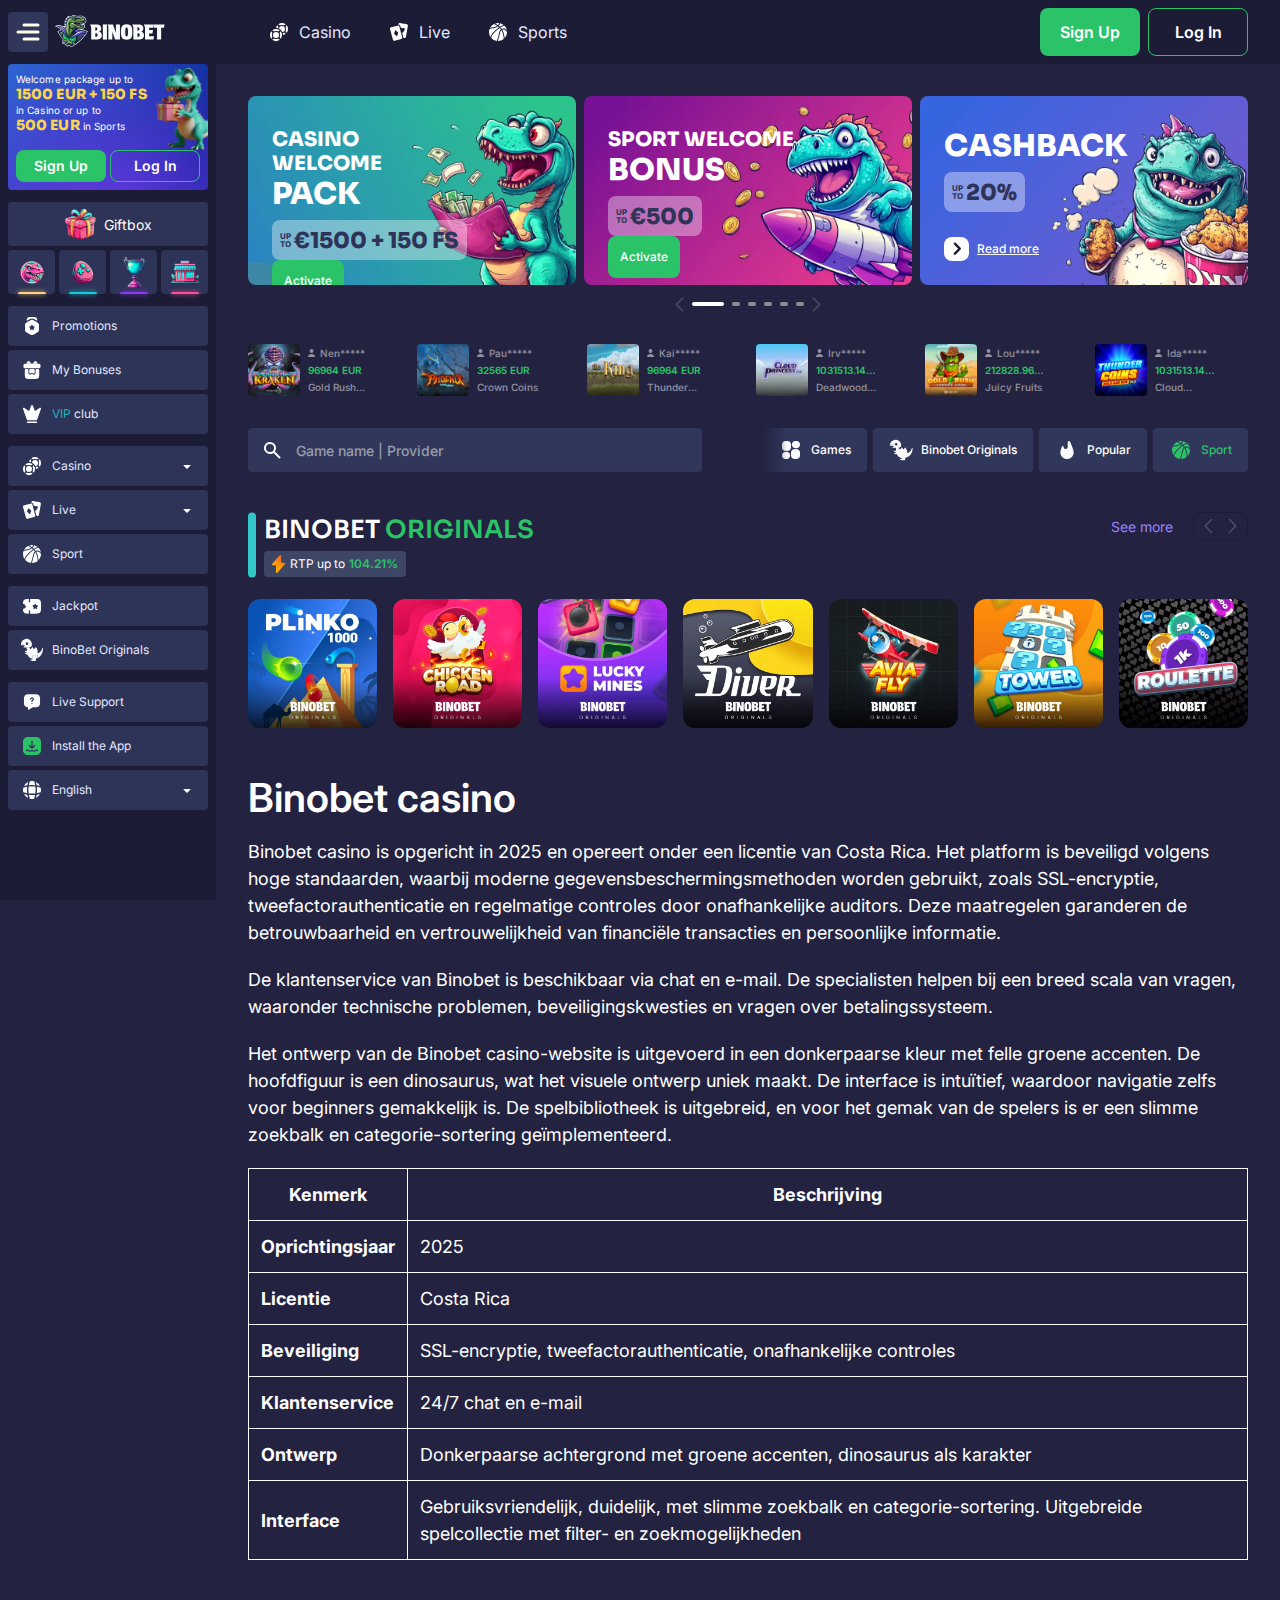
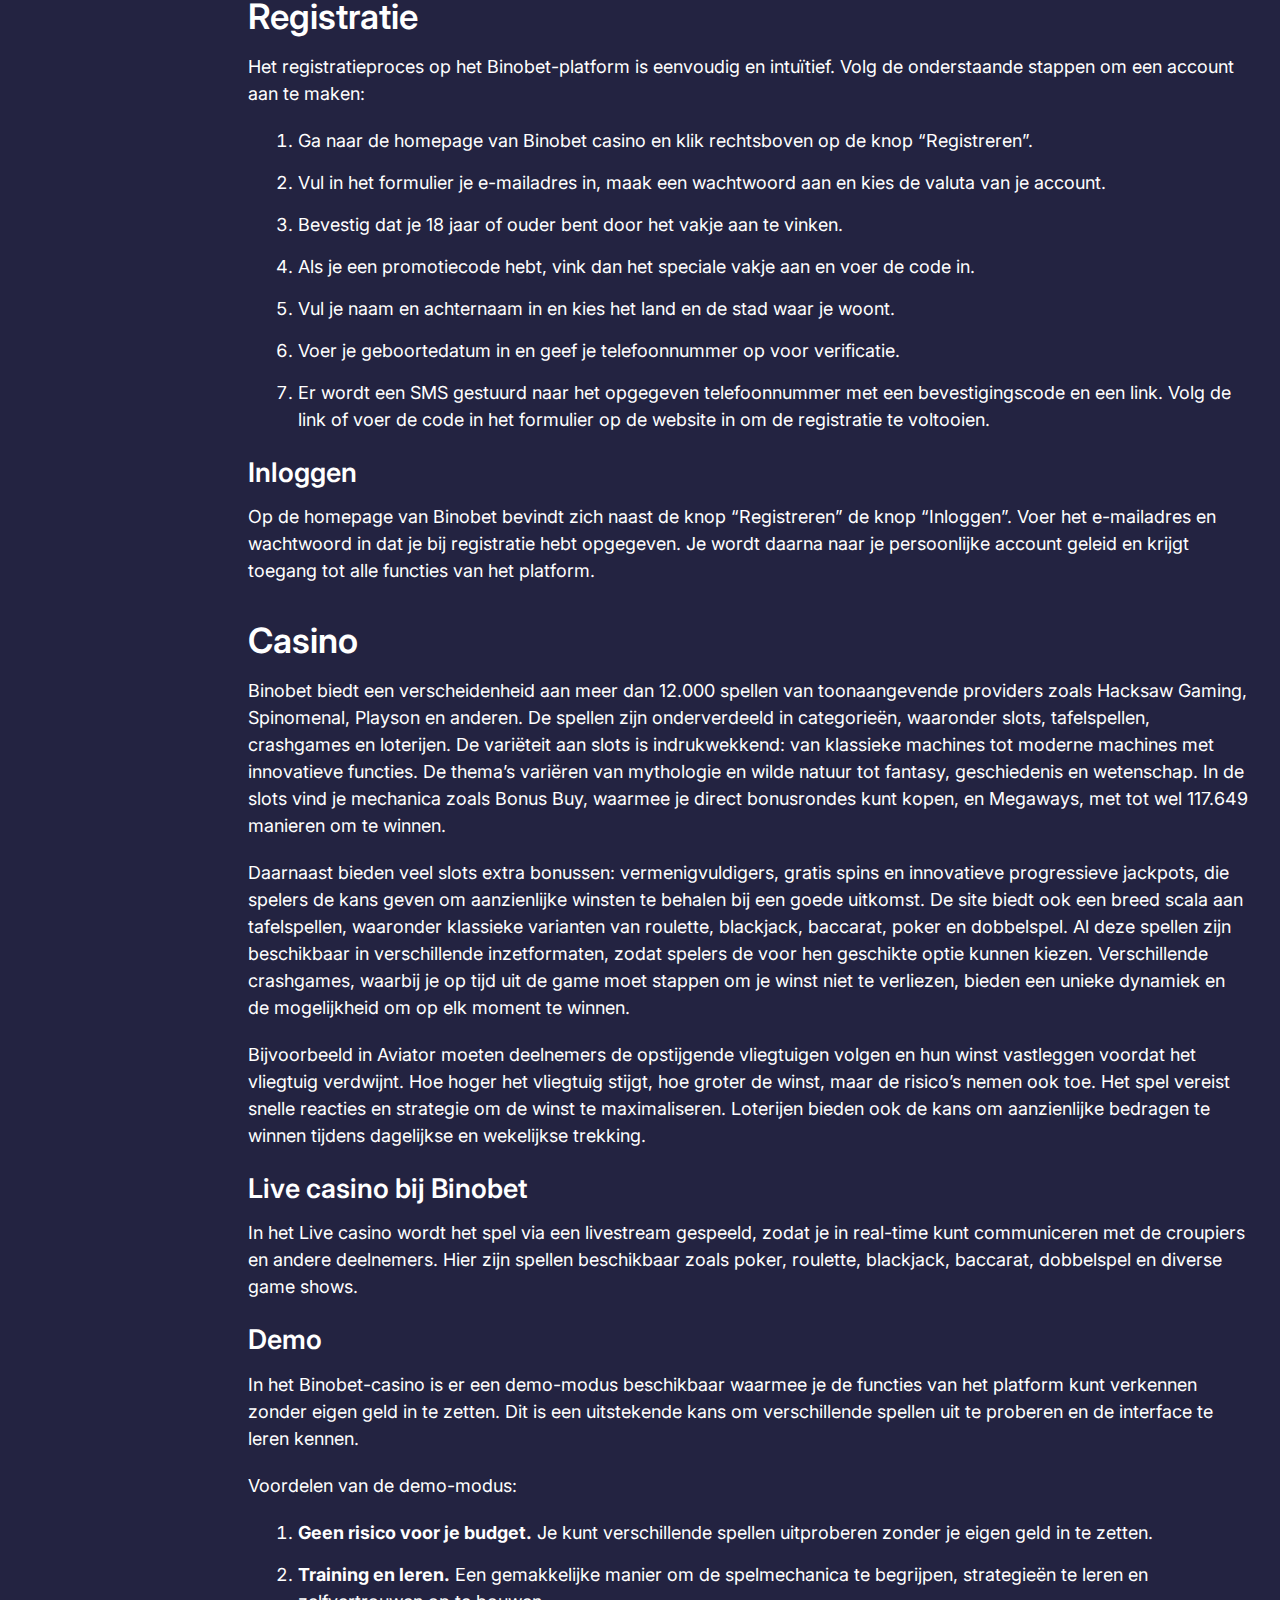
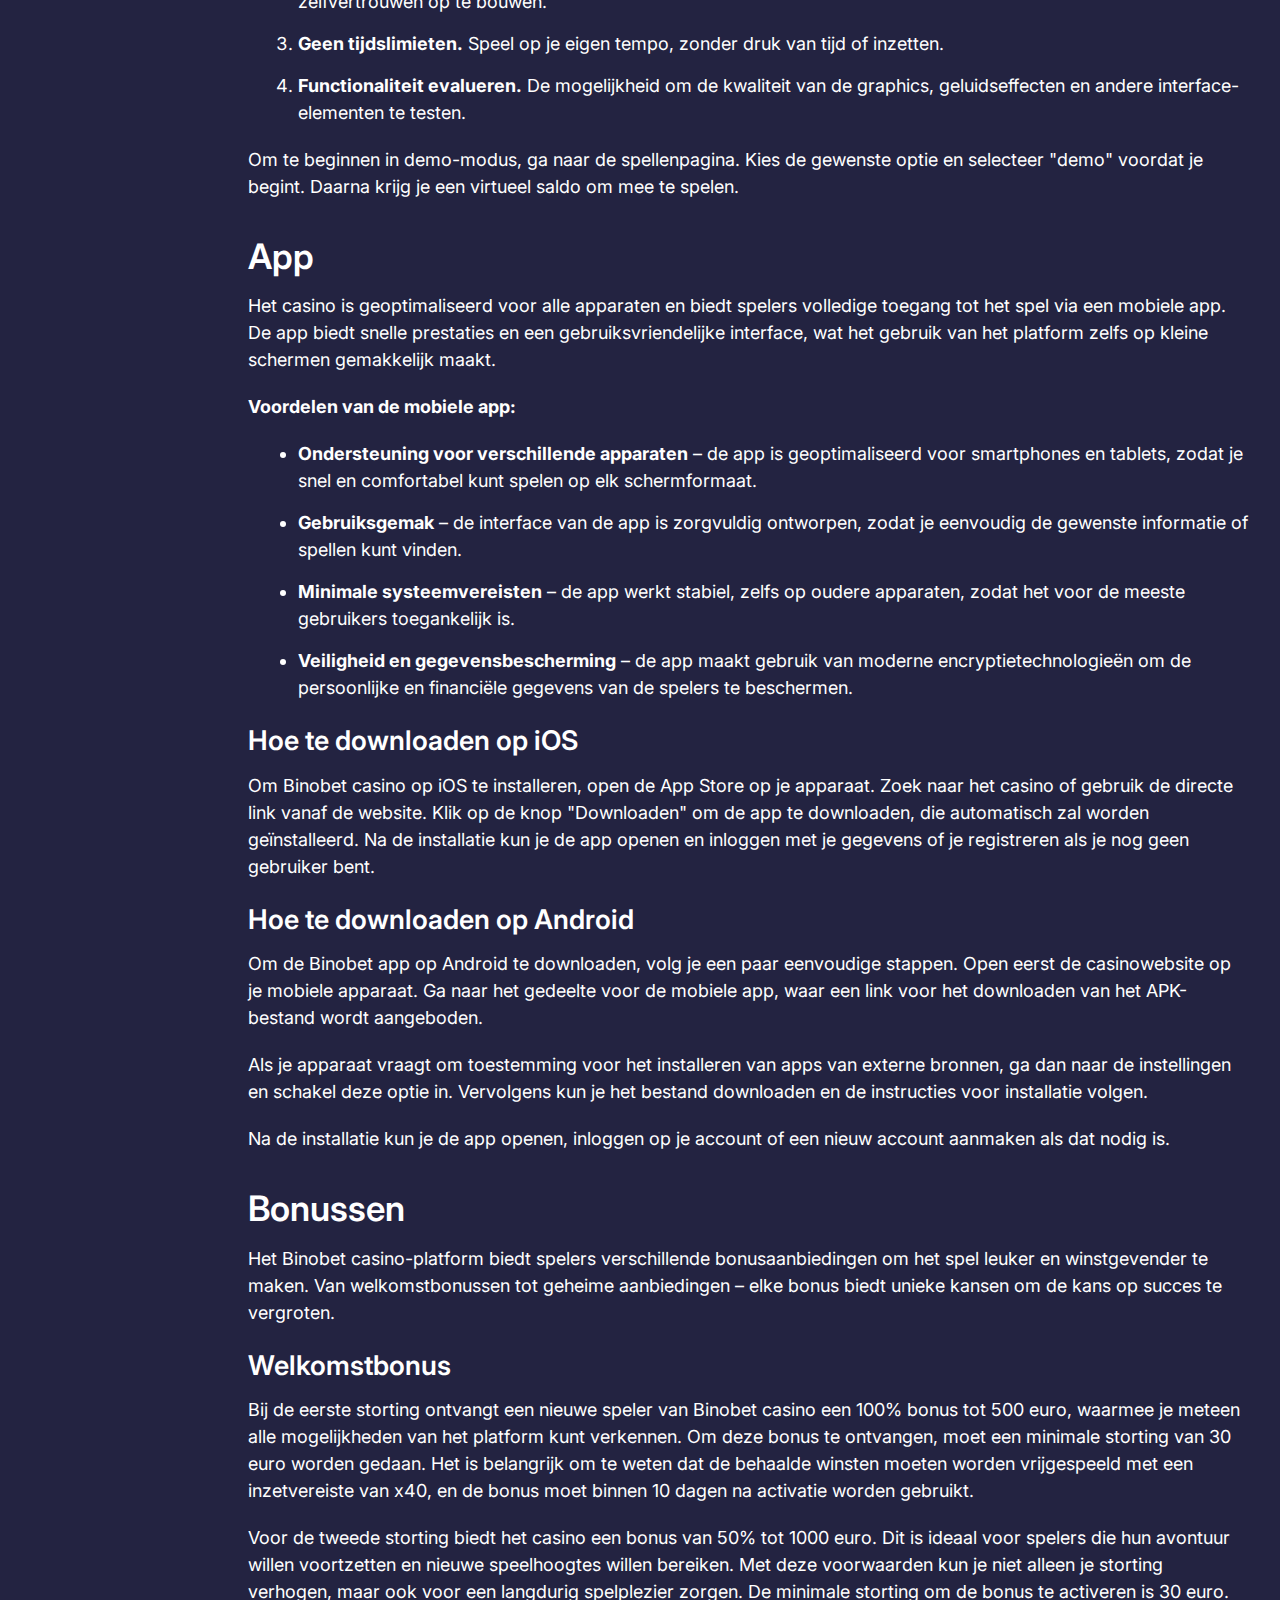
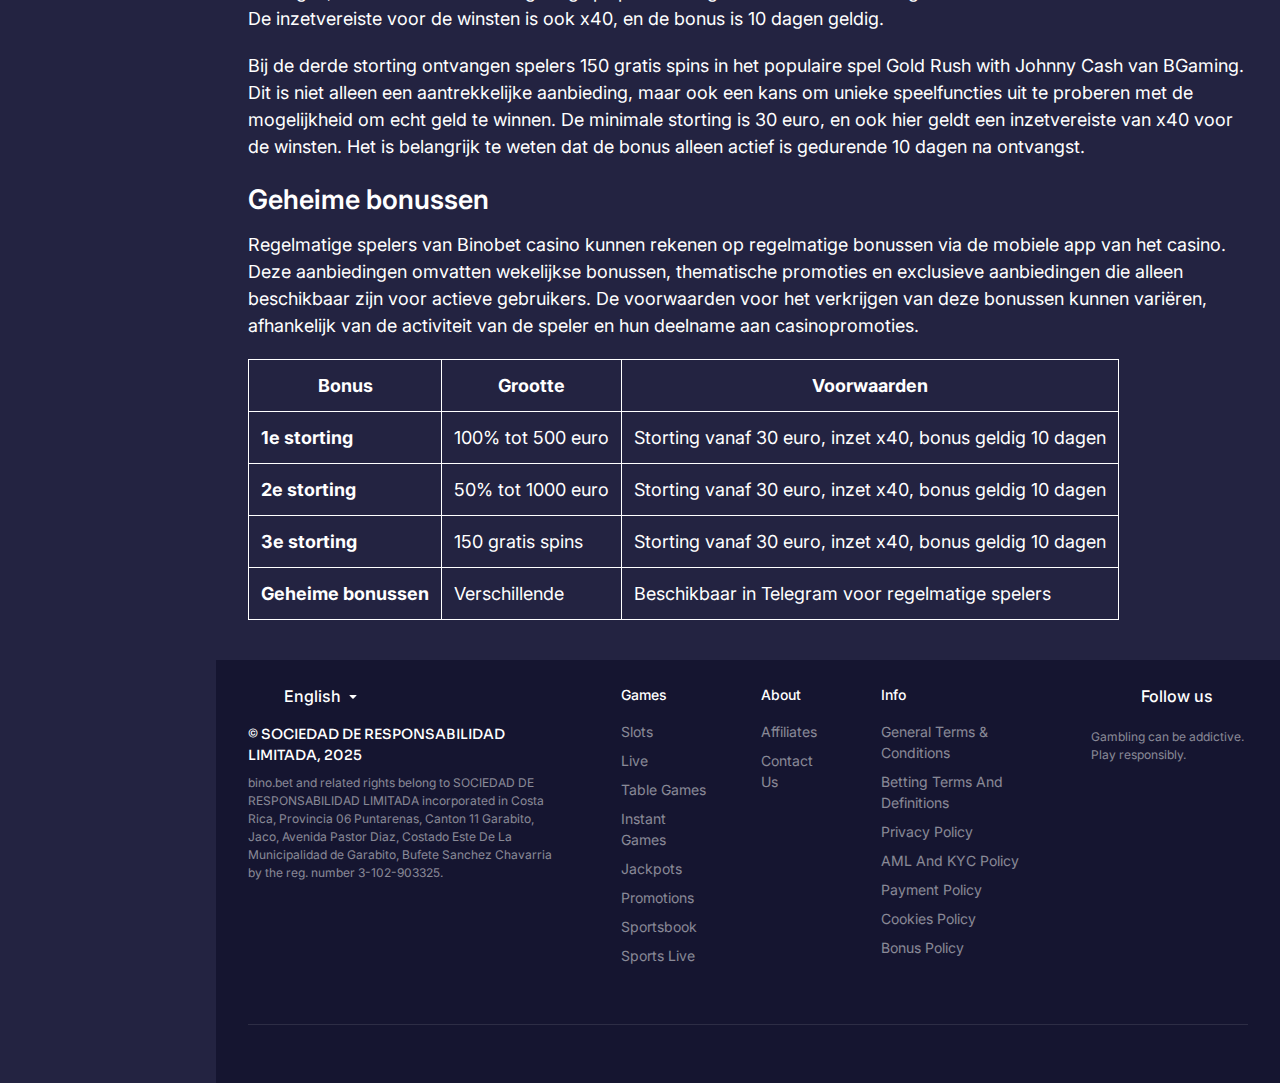
<file: index.html>
<!DOCTYPE html>
<html lang="nl">
<head>
  <meta charset="UTF-8">
  <meta name="robots" content="noindex, nofollow">
  <meta name="viewport" content="width=device-width, initial-scale=1.0">
  <meta name="description" content="Binobet casino geeft welkomstbonussen aan nieuwe spelers voor de eerste drie stortingen. Eerste stortingsbonus - 100% tot 500 euro.">
  <title>Binobet casino - speel online in Nederland</title>
  <link rel="alternate" href="https://binobett.nl/" hreflang="nl">
  <link rel="alternate" href="https://binobett.nl/nl-nl/" hreflang="nl-NL">
  <link rel="canonical" href="https://binobett.nl/nl-nl/">
  <link rel="icon" type="image/png" href="favicon.png">
  <link rel="stylesheet" href="assets/css/styles.css">
  <link rel="preconnect" href="https://fonts.googleapis.com">
  <link rel="preconnect" href="https://fonts.gstatic.com" crossorigin>
  <link href="https://fonts.googleapis.com/css2?family=Inter:ital,opsz,wght@0,14..32,100..900;1,14..32,100..900&family=Sora:wght@100..800&display=swap" rel="stylesheet">
</head>
<body>
  <header>
    <div class="header__left" >
      <a class="burger" href="go" rel="nofollow">
        <img src="assets/images/burger.svg" alt="img" loading="lazy">
      </a>
      <a class="header__logo" href="/">
        <picture>
          <source srcset="assets/images/logo-mob.png" media="(max-width: 767px)">
          <img src="assets/images/logo.svg" alt="logo" loading="lazy">
        </picture>
      </a>
      <a class="header__menu" href="/faq/">
        <div>
          <img src="assets/images/m4.svg" alt="img" loading="lazy">
          <span>Casino</span>
        </div>
        <div>
          <img src="assets/images/m5.svg" alt="img" loading="lazy">
          <span>Live</span>
        </div>
        <div>
          <img src="assets/images/m6.svg" alt="img" loading="lazy">
          <span>Sports</span>
        </div>
      </a>
    </div>
    <div class="header__right">
      <a class="header__btn" href="go" rel="nofollow"><span>Sign Up</span></a>
      <a class="header__btn" href="go" rel="nofollow"><span>Log In</span></a>
    </div>
  </header>
  <aside class="sidebar">
    <div class="sidebar__top">
      <div class="sidebar__top__text">
        <p>Welcome package up to <br><span>1500 EUR + 150 FS</span></p>
        <p>in Casino or up to <br><span>500 EUR</span> in Sports</p>
      </div>
      <div class="sidebar__top__btns">
        <a href="go" rel="nofollow"><span>Sign Up</span></a>
        <a href="go" rel="nofollow"><span>Log In</span></a>
      </div>
      <img src="assets/images/welcome-pack-background.9ad8b69.png" alt="img" loading="lazy">
    </div>
    <a class="sidebar__gift" href="go" rel="nofollow">
      <div><img src="assets/images/wheel.webp" alt="img" loading="lazy"><span>Giftbox</span></div>
      <div><img src="assets/images/races.webp" alt="img" loading="lazy"></div>
      <div><img src="assets/images/missions.webp" alt="img" loading="lazy"></div>
      <div><img src="assets/images/overview.webp" alt="img" loading="lazy"></div>
      <div><img src="assets/images/store.webp" alt="img" loading="lazy"></div>
    </a>
    <div class="sidebar__menu">
      <ul>
        <li>
          <a href="go" rel="nofollow">
            <img src="assets/images/m1.svg" alt="img" loading="lazy">
            <span>Promotions</span>
          </a>
        </li>
        <li>
          <a href="go" rel="nofollow">
            <img src="assets/images/m2.svg" alt="img" loading="lazy">
            <span>My Bonuses</span>
          </a>
        </li>
        <li>
          <a href="go" rel="nofollow">
            <img src="assets/images/m3.svg" alt="img" loading="lazy">
            <span><span>VIP</span> club</span>
          </a>
        </li>
      </ul>
      <ul>
        <li>
          <a href="go" rel="nofollow">
            <img src="assets/images/m4.svg" alt="img" loading="lazy">
            <span>Casino</span>
            <img src="assets/images/down.svg" alt="img" loading="lazy">
          </a>
        </li>
        <li>
          <a href="go" rel="nofollow">
            <img src="assets/images/m5.svg" alt="img" loading="lazy">
            <span>Live</span>
            <img src="assets/images/down.svg" alt="img" loading="lazy">
          </a>
        </li>
        <li>
          <a href="go" rel="nofollow">
            <img src="assets/images/m6.svg" alt="img" loading="lazy">
            <span>Sport</span>
          </a>
        </li>
      </ul>
      <ul>
        <li>
          <a href="go" rel="nofollow">
            <img src="assets/images/m7.svg" alt="img" loading="lazy">
            <span>Jackpot</span>
          </a>
        </li>
        <li>
          <a href="go" rel="nofollow">
            <img src="assets/images/m8.svg" alt="img" loading="lazy">
            <span>BinoBet Originals</span>
          </a>
        </li>
      </ul>
      <ul>
        <li>
          <a href="go" rel="nofollow">
            <img src="assets/images/m9.svg" alt="img" loading="lazy">
            <span>Live Support</span>
          </a>
        </li>
        <li>
          <a href="go" rel="nofollow">
            <img src="assets/images/m10.svg" alt="img" loading="lazy">
            <span>Install the App</span>
          </a>
        </li>
        <li>
          <a href="go" rel="nofollow">
            <img src="assets/images/m11.svg" alt="img" loading="lazy">
            <span>English</span>
            <img src="assets/images/down.svg" alt="img" loading="lazy">
          </a>
        </li>
      </ul>
    </div>
  </aside>
  <a class="sidebar--mobile" href="/faq/" >
    <ul>
      <li>
        <img src="assets/images/m4.svg" alt="img" loading="lazy">
        <span>Casino</span>
      </li>
      <li>
        <img src="assets/images/m5.svg" alt="img" loading="lazy">
        <span>Live</span>
      </li>
      <li>
        <span><img src="assets/images/search.svg" alt="img" loading="lazy"></span>
        <span>Search</span>
      </li>
      <li>
        <img src="assets/images/m2.svg" alt="img" loading="lazy">
        <span>Bonuses</span>
      </li>
      <li>
        <img src="assets/images/m6.svg" alt="img" loading="lazy">
        <span>Sport</span>
      </li>
    </ul>
  </a>
  <div class="wrap">
    <main>
      <div class="container">
        <section class="top">
          <div class="top__list">
            <a class="top__card" href="go" rel="nofollow">
              <img class="top__card__img" src="assets/images/1.webp" alt="img" loading="lazy">
              <div class="top__card__content">
                <div class="top__card__text">
                  <p><span>Casino welcome</span><span>Pack</span></p>
                  <p><span>up<br>to </span><span>€1500 + 150 FS</span></p>
                </div>
                <div class="top__card__btn">Activate</div>
              </div>
            </a>
            <a class="top__card" href="go" rel="nofollow">
              <img class="top__card__img" src="assets/images/2.webp" alt="img" loading="lazy">
              <div class="top__card__content">
                <div class="top__card__text">
                  <p><span>sport welcome</span><span>bonus</span></p>
                  <p><span>up<br>to </span><span>€500</span></p>
                </div>
                <div class="top__card__btn">Activate</div>
              </div>
            </a>
            <a class="top__card" href="go" rel="nofollow">
              <img class="top__card__img" src="assets/images/3.webp" alt="img" loading="lazy">
              <div class="top__card__content">
                <div class="top__card__text">
                  <p><span>CASHBACK</span></p>
                  <p><span>up<br>to </span><span>20%</span></p>
                </div>
                <div class="top__card__link">
                  <span><img src="assets/images/arrow.svg" alt="img" loading="lazy"></span>
                  <span>Read more</span>
                </div>
              </div>
            </a>
            <a class="top__card" href="go" rel="nofollow">
              <img class="top__card__img" src="assets/images/4.webp" alt="img" loading="lazy">
              <div class="top__card__content">
                <div class="top__card__text">
                  <p><span>Rakeback</span></p>
                  <p><span>up<br>to </span><span>15%</span></p>
                </div>
                <div class="top__card__link">
                  <span><img src="assets/images/arrow.svg" alt="img" loading="lazy"></span>
                  <span>Read more</span>
                </div>
              </div>
            </a>
          </div>
          <a class="top__dots" href="go" rel="nofollow">
            <img src="assets/images/left.svg" alt="img" loading="lazy">
            <div class="top__dots__list">
              <span></span>
              <span></span>
              <span></span>
              <span></span>
              <span></span>
              <span></span>
            </div>
            <img src="assets/images/right.svg" alt="img" loading="lazy">
          </a>
        </section>
        <div class="games">
          <a class="games__card" href="go" rel="nofollow">
            <img class="games__card__img" src="assets/images/t1.jpg" alt="img" loading="lazy">
            <div class="games__card__info">
              <p><img src="assets/images/user.svg" alt="img" loading="lazy">Nen*****</p>
              <p>96964 EUR</p>
              <p>Gold Rush with Johnny Cash</p>
            </div>
          </a>
          <a class="games__card" href="go" rel="nofollow">
            <img class="games__card__img" src="assets/images/t2.jpg" alt="img" loading="lazy">
            <div class="games__card__info">
              <p><img src="assets/images/user.svg" alt="img" loading="lazy">Pau*****</p>
              <p>32565 EUR</p>
              <p>Crown Coins</p>
            </div>
          </a>
          <a class="games__card" href="go" rel="nofollow">
            <img class="games__card__img" src="assets/images/t3.jpg" alt="img" loading="lazy">
            <div class="games__card__info">
              <p><img src="assets/images/user.svg" alt="img" loading="lazy">Kai*****</p>
              <p>96964 EUR</p>
              <p>Thunder Coins: Hold and Win</p>
            </div>
          </a>
          <a class="games__card" href="go" rel="nofollow">
            <img class="games__card__img" src="assets/images/t4.jpg" alt="img" loading="lazy">
            <div class="games__card__info">
              <p><img src="assets/images/user.svg" alt="img" loading="lazy">Irv*****</p>
              <p>1031513.14 NOK</p>
              <p>Deadwood R.I.P</p>
            </div>
          </a>
          <a class="games__card" href="go" rel="nofollow">
            <img class="games__card__img" src="assets/images/t5.jpg" alt="img" loading="lazy">
            <div class="games__card__info">
              <p><img src="assets/images/user.svg" alt="img" loading="lazy">Lou*****</p>
              <p>212828.96 NOK</p>
              <p>Juicy Fruits</p>
            </div>
          </a>
          <a class="games__card" href="go" rel="nofollow">
            <img class="games__card__img" src="assets/images/t6.jpg" alt="img" loading="lazy">
            <div class="games__card__info">
              <p><img src="assets/images/user.svg" alt="img" loading="lazy">Ida*****</p>
              <p>1031513.14 NOK</p>
              <p>Cloud Princess</p>
            </div>
          </a>
          <a class="games__card" href="go" rel="nofollow">
            <img class="games__card__img" src="assets/images/t7.jpg" alt="img" loading="lazy">
            <div class="games__card__info">
              <p><img src="assets/images/user.svg" alt="img" loading="lazy">Nen*****</p>
              <p>96964 EUR</p>
              <p>Gold Rush with Johnny Cash</p>
            </div>
          </a>
          <a class="games__card" href="go" rel="nofollow">
            <img class="games__card__img" src="assets/images/t8.jpg" alt="img" loading="lazy">
            <div class="games__card__info">
              <p><img src="assets/images/user.svg" alt="img" loading="lazy">Pau*****</p>
              <p>32565 EUR</p>
              <p>Crown Coins</p>
            </div>
          </a>
          <a class="games__card" href="go" rel="nofollow">
            <img class="games__card__img" src="assets/images/t9.jpg" alt="img" loading="lazy">
            <div class="games__card__info">
              <p><img src="assets/images/user.svg" alt="img" loading="lazy">Kai*****</p>
              <p>96964 EUR</p>
              <p>Thunder Coins: Hold and Win</p>
            </div>
          </a>
          <a class="games__card" href="go" rel="nofollow">
            <img class="games__card__img" src="assets/images/t10.jpg" alt="img" loading="lazy">
            <div class="games__card__info">
              <p><img src="assets/images/user.svg" alt="img" loading="lazy">Irv*****</p>
              <p>1031513.14 NOK</p>
              <p>Deadwood R.I.P</p>
            </div>
          </a>
          <a class="games__card" href="go" rel="nofollow">
            <img class="games__card__img" src="assets/images/t11.jpg" alt="img" loading="lazy">
            <div class="games__card__info">
              <p><img src="assets/images/user.svg" alt="img" loading="lazy">Lou*****</p>
              <p>212828.96 NOK</p>
              <p>Juicy Fruits</p>
            </div>
          </a>
        </div>
        <a class="menu" href="go" rel="nofollow">
          <div class="search">
            <img src="assets/images/search.svg" alt="img" loading="lazy">
            <span>Game name | Provider</span>
          </div>
          <ul class="menu__list">
            <li>
              <img src="assets/images/tt1.png" alt="img" loading="lazy">
              <span>Games</span>
            </li>
            <li>
              <img src="assets/images/tt2.png" alt="img" loading="lazy">
              <span>Binobet Originals</span>
            </li>
            <li>
              <img src="assets/images/tt3.png" alt="img" loading="lazy">
              <span>Popular</span>
            </li>
            <li>
              <img src="assets/images/tt4.png" alt="img" loading="lazy">
              <span>Feature Buy</span>
            </li>
            <li>
              <img src="assets/images/tt5.png" alt="img" loading="lazy">
              <span>Instant</span>
            </li>
            <li>
              <img src="assets/images/tt6.png" alt="img" loading="lazy">
              <span>Jackpots</span>
            </li>
            <li>
              <img src="assets/images/tt7.png" alt="img" loading="lazy">
              <span>Lottery</span>
            </li>
            <li>
              <img src="assets/images/tt8.png" alt="img" loading="lazy">
              <span>Baccarat</span>
            </li>
            <li>
              <img src="assets/images/tt9.svg" alt="img" loading="lazy">
              <span>sport</span>
            </li>
          </ul>
        </a>
        <section class="cards">
          <div class="cards__row">
            <div class="cards__top">
              <div class="cards__title">
                <p>BINObet <span>Originals</span></p>
                <p><img src="assets/images/moln.svg" alt="img" loading="lazy">RTP up to <span>104.21%</span></p>
              </div>
              <a class="cards__nav" href="go" rel="nofollow">
                <p>See more</p>
                <div class="cards__arrows">
                  <img src="assets/images/left.svg" alt="img" loading="lazy">
                  <img src="assets/images/right.svg" alt="img" loading="lazy">
                </div>
              </a>
            </div>
            <div class="cards__list">
              <a class="cards__item" href="go" rel="nofollow">
                <img src="assets/images/11.webp" alt="img" loading="lazy">
              </a>
              <a class="cards__item" href="go" rel="nofollow">
                <img src="assets/images/22.webp" alt="img" loading="lazy">
              </a>
              <a class="cards__item" href="go" rel="nofollow">
                <img src="assets/images/33.webp" alt="img" loading="lazy">
              </a>
              <a class="cards__item" href="go" rel="nofollow">
                <img src="assets/images/44.webp" alt="img" loading="lazy">
              </a>
              <a class="cards__item" href="go" rel="nofollow">
                <img src="assets/images/55.webp" alt="img" loading="lazy">
              </a>
              <a class="cards__item" href="go" rel="nofollow">
                <img src="assets/images/66.webp" alt="img" loading="lazy">
              </a>
              <a class="cards__item" href="go" rel="nofollow">
                <img src="assets/images/77.webp" alt="img" loading="lazy">
              </a>
              <a class="cards__item" href="go" rel="nofollow">
                <img src="assets/images/88.webp" alt="img" loading="lazy">
              </a>
            </div>
          </div>
        </section>
          <div class="content">
            <div class="content__item">
              <h1>Binobet casino</h1>
              <p>Binobet casino is opgericht in 2025 en opereert onder een licentie van Costa Rica. Het platform is beveiligd volgens hoge standaarden, waarbij moderne gegevensbeschermingsmethoden worden gebruikt, zoals SSL-encryptie, tweefactorauthenticatie en regelmatige controles door onafhankelijke auditors. Deze maatregelen garanderen de betrouwbaarheid en vertrouwelijkheid van financiële transacties en persoonlijke informatie.
</p>
              <p>De klantenservice van Binobet is beschikbaar via chat en e-mail. De specialisten helpen bij een breed scala van vragen, waaronder technische problemen, beveiligingskwesties en vragen over betalingssysteem.
</p>
              <p>Het ontwerp van de Binobet casino-website is uitgevoerd in een donkerpaarse kleur met felle groene accenten. De hoofdfiguur is een dinosaurus, wat het visuele ontwerp uniek maakt. De interface is intuïtief, waardoor navigatie zelfs voor beginners gemakkelijk is. De spelbibliotheek is uitgebreid, en voor het gemak van de spelers is er een slimme zoekbalk en categorie-sortering geïmplementeerd.
</p>
              <div class="content__table table--style">
                <table>
  <tr>
    <td>Kenmerk</td>
    <td>Beschrijving</td>
  </tr>
  <tr>
    <td>Oprichtingsjaar</td>
    <td>2025</td>
  </tr>
  <tr>
    <td>Licentie</td>
    <td>Costa Rica</td>
  </tr>
  <tr>
    <td>Beveiliging</td>
    <td>SSL-encryptie, tweefactorauthenticatie, onafhankelijke controles</td>
  </tr>
  <tr>
    <td>Klantenservice</td>
    <td>24/7 chat en e-mail</td>
  </tr>
  <tr>
    <td>Ontwerp</td>
    <td>Donkerpaarse achtergrond met groene accenten, dinosaurus als karakter</td>
  </tr>
  <tr>
    <td>Interface</td>
    <td>Gebruiksvriendelijk, duidelijk, met slimme zoekbalk en categorie-sortering. Uitgebreide spelcollectie met filter- en zoekmogelijkheden</td>
  </tr>
</table>

              </div>
            </div>
            <div class="content__item">
              <h2>Registratie</h2>
              <p>Het registratieproces op het Binobet-platform is eenvoudig en intuïtief. Volg de onderstaande stappen om een account aan te maken:
</p>
              <ol>
                <li>Ga naar de homepage van Binobet casino en klik rechtsboven op de knop “Registreren”.
</li>
                <li>Vul in het formulier je e-mailadres in, maak een wachtwoord aan en kies de valuta van je account.
</li>
                <li>Bevestig dat je 18 jaar of ouder bent door het vakje aan te vinken.
</li>
                <li>Als je een promotiecode hebt, vink dan het speciale vakje aan en voer de code in.
</li>
                <li>Vul je naam en achternaam in en kies het land en de stad waar je woont.
</li>
                <li>Voer je geboortedatum in en geef je telefoonnummer op voor verificatie.</li>
                <li>Er wordt een SMS gestuurd naar het opgegeven telefoonnummer met een bevestigingscode en een link. Volg de link of voer de code in het formulier op de website in om de registratie te voltooien.
</li>
              </ol>
              <h3>Inloggen</h3>
              <p>Op de homepage van Binobet bevindt zich naast de knop “Registreren” de knop “Inloggen”. Voer het e-mailadres en wachtwoord in dat je bij registratie hebt opgegeven. Je wordt daarna naar je persoonlijke account geleid en krijgt toegang tot alle functies van het platform.
</p>
            </div>
            <div class="content__item">
              <h2>Casino</h2>
                <p>Binobet biedt een verscheidenheid aan meer dan 12.000 spellen van toonaangevende providers zoals Hacksaw Gaming, Spinomenal, Playson en anderen. De spellen zijn onderverdeeld in categorieën, waaronder slots, tafelspellen, crashgames en loterijen.
 De variëteit aan slots is indrukwekkend: van klassieke machines tot moderne machines met innovatieve functies. De thema’s variëren van mythologie en wilde natuur tot fantasy, geschiedenis en wetenschap. In de slots vind je mechanica zoals Bonus Buy, waarmee je direct bonusrondes kunt kopen, en Megaways, met tot wel 117.649 manieren om te winnen.
</p>
              <p>Daarnaast bieden veel slots extra bonussen: vermenigvuldigers, gratis spins en innovatieve progressieve jackpots, die spelers de kans geven om aanzienlijke winsten te behalen bij een goede uitkomst.
 De site biedt ook een breed scala aan tafelspellen, waaronder klassieke varianten van roulette, blackjack, baccarat, poker en dobbelspel. Al deze spellen zijn beschikbaar in verschillende inzetformaten, zodat spelers de voor hen geschikte optie kunnen kiezen.
 Verschillende crashgames, waarbij je op tijd uit de game moet stappen om je winst niet te verliezen, bieden een unieke dynamiek en de mogelijkheid om op elk moment te winnen.
</p>
              <p>Bijvoorbeeld in Aviator moeten deelnemers de opstijgende vliegtuigen volgen en hun winst vastleggen voordat het vliegtuig verdwijnt. Hoe hoger het vliegtuig stijgt, hoe groter de winst, maar de risico’s nemen ook toe. Het spel vereist snelle reacties en strategie om de winst te maximaliseren.
 Loterijen bieden ook de kans om aanzienlijke bedragen te winnen tijdens dagelijkse en wekelijkse trekking.
</p>
              <h3>Live casino bij Binobet</h3>
              <p>In het Live casino wordt het spel via een livestream gespeeld, zodat je in real-time kunt communiceren met de croupiers en andere deelnemers. Hier zijn spellen beschikbaar zoals poker, roulette, blackjack, baccarat, dobbelspel en diverse game shows.
</p>
              <h3>Demo</h3>
              <p>In het Binobet-casino is er een demo-modus beschikbaar waarmee je de functies van het platform kunt verkennen zonder eigen geld in te zetten. Dit is een uitstekende kans om verschillende spellen uit te proberen en de interface te leren kennen.
</p>
              <p>Voordelen van de demo-modus:
</p>
              <ol>
                <li><strong>Geen risico voor je budget.</strong> Je kunt verschillende spellen uitproberen zonder je eigen geld in te zetten.
</li>
                <li><strong>Training en leren.</strong> Een gemakkelijke manier om de spelmechanica te begrijpen, strategieën te leren en zelfvertrouwen op te bouwen.
</li>
                <li><strong>Geen tijdslimieten.</strong> Speel op je eigen tempo, zonder druk van tijd of inzetten.</li>
                <li><strong>Functionaliteit evalueren.</strong> De mogelijkheid om de kwaliteit van de graphics, geluidseffecten en andere interface-elementen te testen.
</li>
              </ol>
              <p>Om te beginnen in demo-modus, ga naar de spellenpagina. Kies de gewenste optie en selecteer "demo" voordat je begint. Daarna krijg je een virtueel saldo om mee te spelen.
</p>
            </div>
            <div class="content__item">
              <h2>App</h2>
              <p>Het casino is geoptimaliseerd voor alle apparaten en biedt spelers volledige toegang tot het spel via een mobiele app. De app biedt snelle prestaties en een gebruiksvriendelijke interface, wat het gebruik van het platform zelfs op kleine schermen gemakkelijk maakt.
</p>
              <p><strong>Voordelen van de mobiele app:</strong></p>
              <ul>
                 <li><strong>Ondersteuning voor verschillende apparaten</strong> – de app is geoptimaliseerd voor smartphones en tablets, zodat je snel en comfortabel kunt spelen op elk schermformaat.
</li>
                <li><strong>Gebruiksgemak</strong> – de interface van de app is zorgvuldig ontworpen, zodat je eenvoudig de gewenste informatie of spellen kunt vinden.</li>
                <li><strong>Minimale systeemvereisten</strong> – de app werkt stabiel, zelfs op oudere apparaten, zodat het voor de meeste gebruikers toegankelijk is.
</li>
                <li><strong>Veiligheid en gegevensbescherming</strong> – de app maakt gebruik van moderne encryptietechnologieën om de persoonlijke en financiële gegevens van de spelers te beschermen.
</li>
              </ul>
              <h3>Hoe te downloaden op iOS</h3>
              <p>Om Binobet casino op iOS te installeren, open de App Store op je apparaat. Zoek naar het casino of gebruik de directe link vanaf de website. Klik op de knop "Downloaden" om de app te downloaden, die automatisch zal worden geïnstalleerd. Na de installatie kun je de app openen en inloggen met je gegevens of je registreren als je nog geen gebruiker bent.
</p>
              <h3>Hoe te downloaden op Android</h3>
              <p>Om de Binobet app op Android te downloaden, volg je een paar eenvoudige stappen. Open eerst de casinowebsite op je mobiele apparaat. Ga naar het gedeelte voor de mobiele app, waar een link voor het downloaden van het APK-bestand wordt aangeboden.
</p>
               <p>Als je apparaat vraagt om toestemming voor het installeren van apps van externe bronnen, ga dan naar de instellingen en schakel deze optie in. Vervolgens kun je het bestand downloaden en de instructies voor installatie volgen.
</p>
                <p>Na de installatie kun je de app openen, inloggen op je account of een nieuw account aanmaken als dat nodig is.
</p>
            </div>
             <div class="content__item">
              <h2>Bonussen</h2>
              <p>Het Binobet casino-platform biedt spelers verschillende bonusaanbiedingen om het spel leuker en winstgevender te maken. Van welkomstbonussen tot geheime aanbiedingen – elke bonus biedt unieke kansen om de kans op succes te vergroten.
</p>
              <h3>Welkomstbonus</h3>
              <p>Bij de eerste storting ontvangt een nieuwe speler van Binobet casino een 100% bonus tot 500 euro, waarmee je meteen alle mogelijkheden van het platform kunt verkennen. Om deze bonus te ontvangen, moet een minimale storting van 30 euro worden gedaan. Het is belangrijk om te weten dat de behaalde winsten moeten worden vrijgespeeld met een inzetvereiste van x40, en de bonus moet binnen 10 dagen na activatie worden gebruikt.
</p>
              <p>Voor de tweede storting biedt het casino een bonus van 50% tot 1000 euro. Dit is ideaal voor spelers die hun avontuur willen voortzetten en nieuwe speelhoogtes willen bereiken. Met deze voorwaarden kun je niet alleen je storting verhogen, maar ook voor een langdurig spelplezier zorgen. De minimale storting om de bonus te activeren is 30 euro. De inzetvereiste voor de winsten is ook x40, en de bonus is 10 dagen geldig.
</p>
              <p>Bij de derde storting ontvangen spelers 150 gratis spins in het populaire spel Gold Rush with Johnny Cash van BGaming. Dit is niet alleen een aantrekkelijke aanbieding, maar ook een kans om unieke speelfuncties uit te proberen met de mogelijkheid om echt geld te winnen. De minimale storting is 30 euro, en ook hier geldt een inzetvereiste van x40 voor de winsten. Het is belangrijk te weten dat de bonus alleen actief is gedurende 10 dagen na ontvangst.
</p>
              <h3>Geheime bonussen</h3>
              <p>Regelmatige spelers van Binobet casino kunnen rekenen op regelmatige bonussen via de mobiele app van het casino. Deze aanbiedingen omvatten wekelijkse bonussen, thematische promoties en exclusieve aanbiedingen die alleen beschikbaar zijn voor actieve gebruikers. De voorwaarden voor het verkrijgen van deze bonussen kunnen variëren, afhankelijk van de activiteit van de speler en hun deelname aan casinopromoties.
</p>
              <div class="content__table table--style">
                <table>
  <tr>
    <td>Bonus</td>
    <td>Grootte</td>
    <td>Voorwaarden</td>
  </tr>
  <tr>
    <td>1e storting</td>
    <td>100% tot 500 euro</td>
    <td>Storting vanaf 30 euro, inzet x40, bonus geldig 10 dagen</td>
  </tr>
  <tr>
    <td>2e storting</td>
    <td>50% tot 1000 euro</td>
    <td>Storting vanaf 30 euro, inzet x40, bonus geldig 10 dagen</td>
  </tr>
  <tr>
    <td>3e storting</td>
    <td>150 gratis spins</td>
    <td>Storting vanaf 30 euro, inzet x40, bonus geldig 10 dagen</td>
  </tr>
  <tr>
    <td>Geheime bonussen</td>
    <td>Verschillende</td>
    <td>Beschikbaar in Telegram voor regelmatige spelers</td>
  </tr>
</table>

              </div>
             </div>
          </div>
      </div>
    </main>
    <footer>
      <div class="container">
        <div class="footer__top">
          <div class="footer__left">
            <div class="footer__left__block">
              <a class="footer__left__lg" href="go" rel="nofollow">
                <img src="assets/images/lg.svg" alt="img" loading="lazy">
                <span>English</span>
                <img src="assets/images/down.svg" alt="img" loading="lazy">
              </a>
              <div class="footer__left__text">
                <p>© SOCIEDAD DE RESPONSABILIDAD LIMITADA, 2025</p>
                <p>bino.bet and related rights belong to SOCIEDAD DE RESPONSABILIDAD LIMITADA incorporated in Costa Rica, Provincia 06 Puntarenas, Canton 11 Garabito, Jaco, Avenida Pastor Diaz, Costado Este De La Municipalidad de Garabito, Bufete Sanchez Chavarria by the reg. number 3-102-903325.</p>
              </div>
            </div>
            <div class="footer__menu">
              <a class="footer__menu__item" href="go" rel="nofollow">
                <p>Games</p>
                <ul>
                  <li>Slots</li>
                  <li>Live</li>
                  <li>Table Games</li>
                  <li>Instant games</li>
                  <li>Jackpots</li>
                  <li>Promotions</li>
                  <li>Sportsbook</li>
                  <li>Sports Live</li>
                </ul>
              </a>
              <a class="footer__menu__item" href="go" rel="nofollow">
                <p>About</p>
                <ul>
                  <li>affiliates</li>
                  <li>Contact us</li>
                </ul>
              </a>
              <a class="footer__menu__item" href="go" rel="nofollow">
                <p>Info</p>
                <ul>
                  <li>General Terms & Conditions</li>
                  <li>Betting Terms and Definitions</li>
                  <li>Privacy policy</li>
                  <li>AML and KYC policy</li>
                  <li>Payment policy</li>
                  <li>Cookies policy</li>
                  <li>Bonus policy</li>
                </ul>
              </a>
            </div>
          </div>
          <div class="footer__right">
            <div class="footer__tg">
              <span>Follow us</span>
              <img src="assets/images/tg.svg" alt="img" loading="lazy">
            </div>
            <div class="footer__rating">
              <img src="assets/images/18+.svg" alt="img" loading="lazy">
              <span>Gambling can be addictive. Play responsibly.</span>
            </div>
            <img class="footer__right__img" src="assets/images/be-gamble-aware.93f1e49.svg" alt="img" loading="lazy">
          </div>
        </div>
        <div class="footer__logos">
          <div class="footer__logos__row">
            <img src="assets/images/f1.svg" alt="img" loading="lazy">
            <img src="assets/images/f2.svg" alt="img" loading="lazy">
            <img src="assets/images/f3.svg" alt="img" loading="lazy">
            <img src="assets/images/f4.svg" alt="img" loading="lazy">
            <img src="assets/images/f5.svg" alt="img" loading="lazy">
            <img src="assets/images/f6.svg" alt="img" loading="lazy">
            <img src="assets/images/f7.svg" alt="img" loading="lazy">
            <img src="assets/images/f8.svg" alt="img" loading="lazy">
            <img src="assets/images/f9.svg" alt="img" loading="lazy">
            <img src="assets/images/f10.svg" alt="img" loading="lazy">
          </div>
          <div class="footer__logos__row">
            <img src="assets/images/f11.svg" alt="img" loading="lazy">
            <img src="assets/images/f12.svg" alt="img" loading="lazy">
            <img src="assets/images/f13.svg" alt="img" loading="lazy">
            <img src="assets/images/f14.svg" alt="img" loading="lazy">
            <img src="assets/images/f15.webp" alt="img" loading="lazy">
            <img src="assets/images/f16.svg" alt="img" loading="lazy">
            <img src="assets/images/f17.svg" alt="img" loading="lazy">
            <img src="assets/images/f18.svg" alt="img" loading="lazy">
          </div>
        </div>
      </div>
    </footer>
  </div>
  <script src="assets/js/script.js" defer></script>
</body>
</html>
</file>
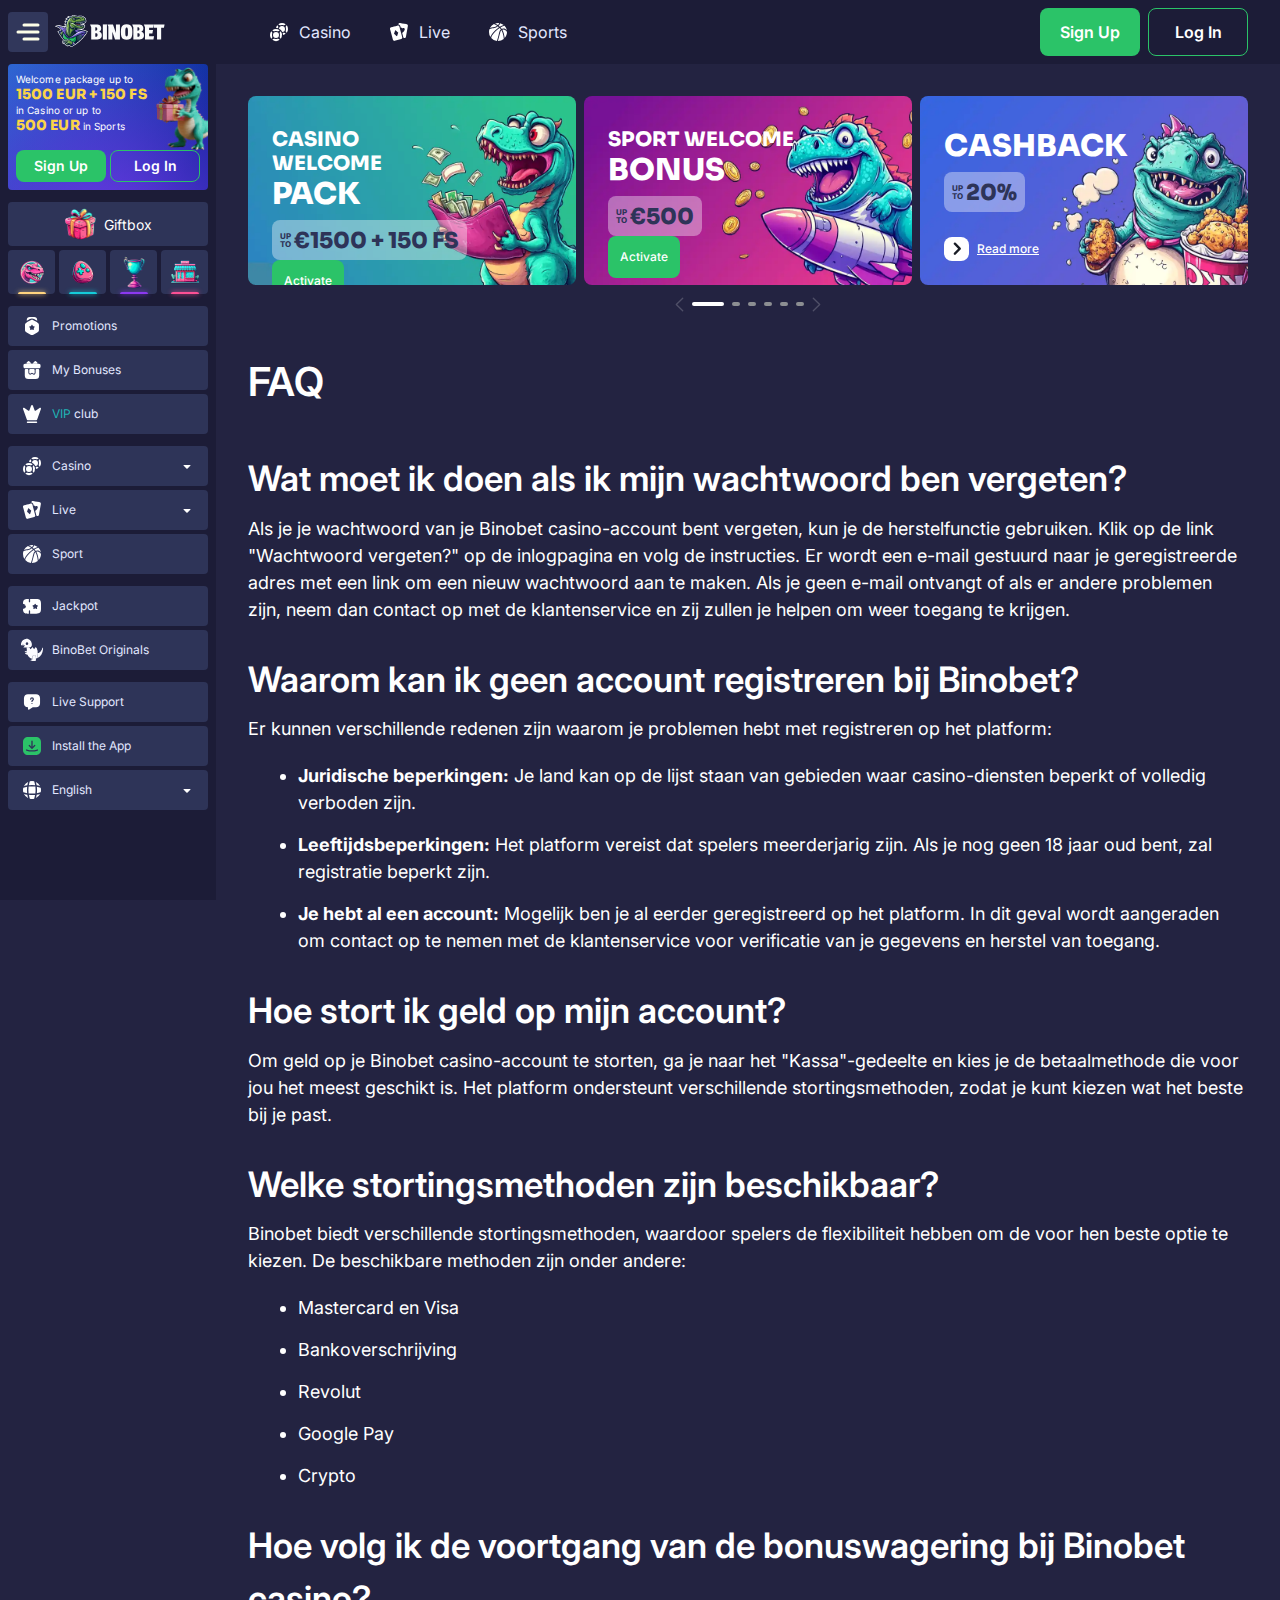
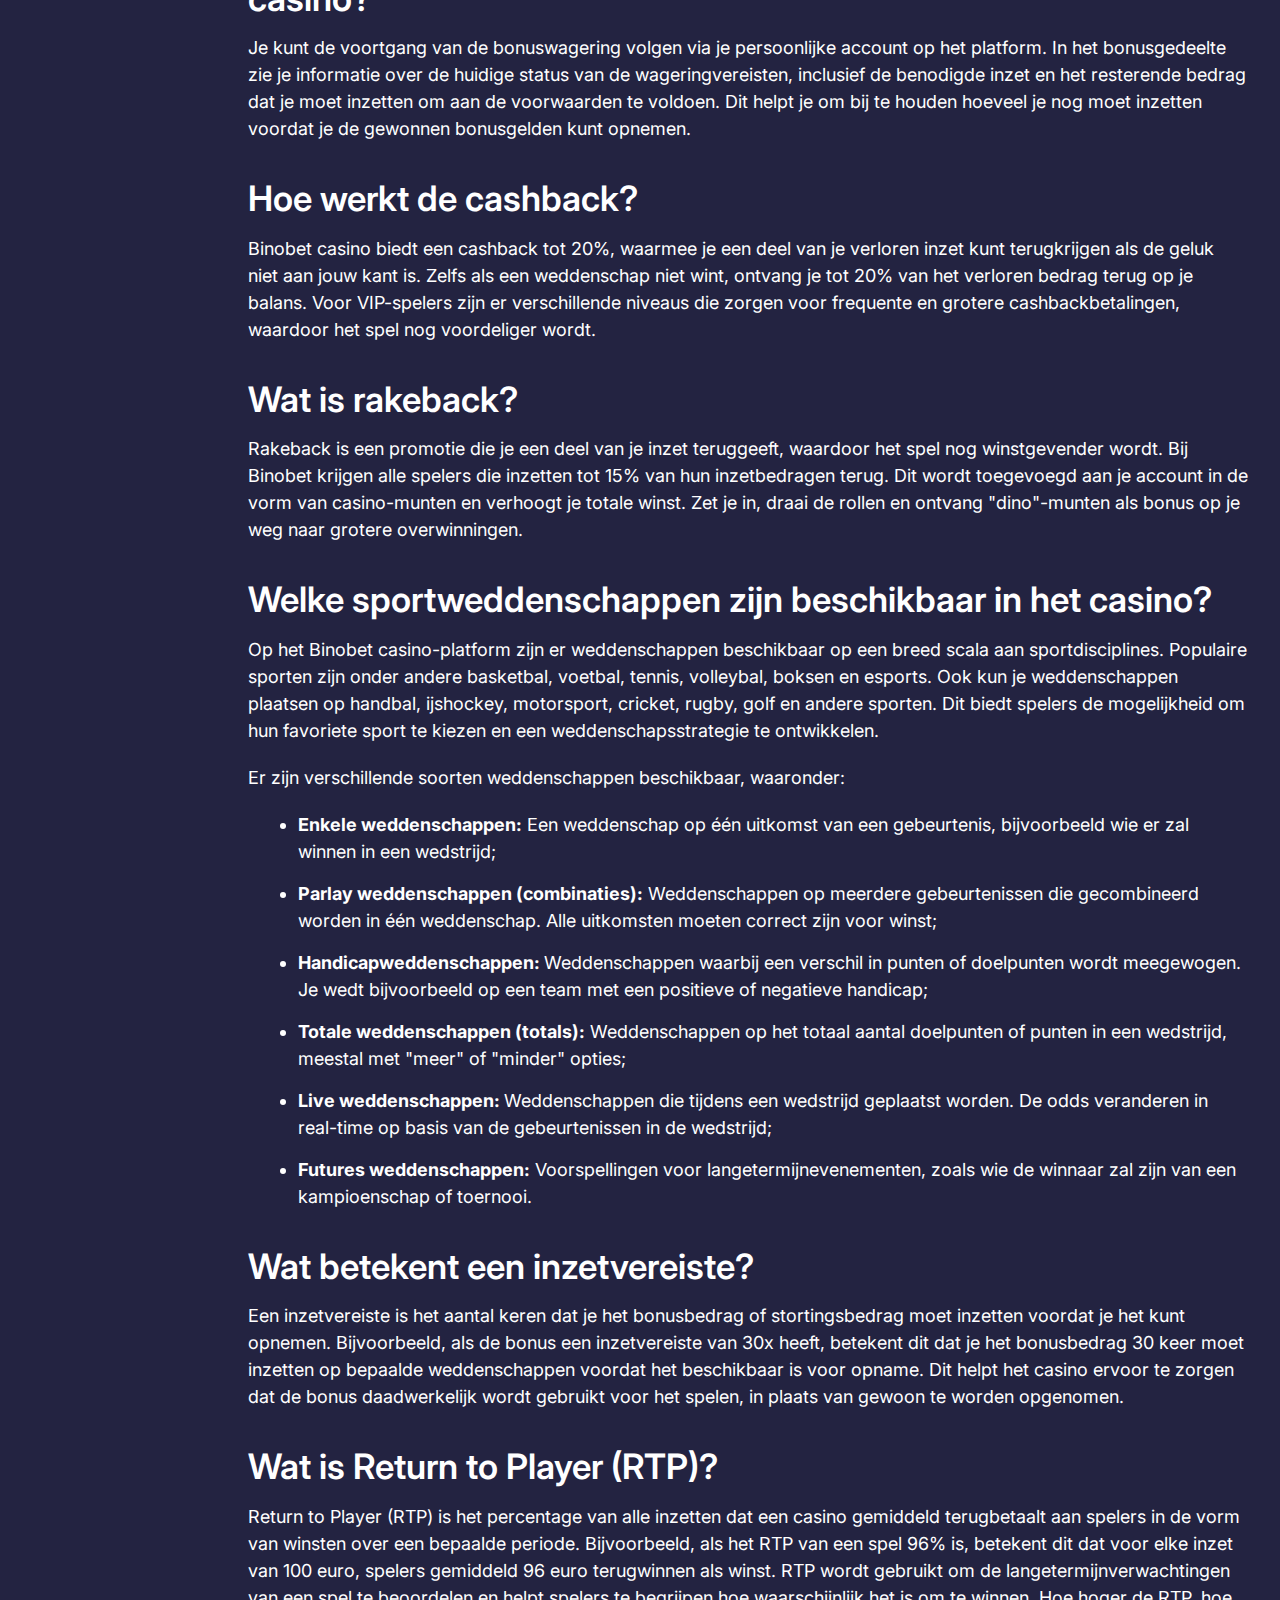
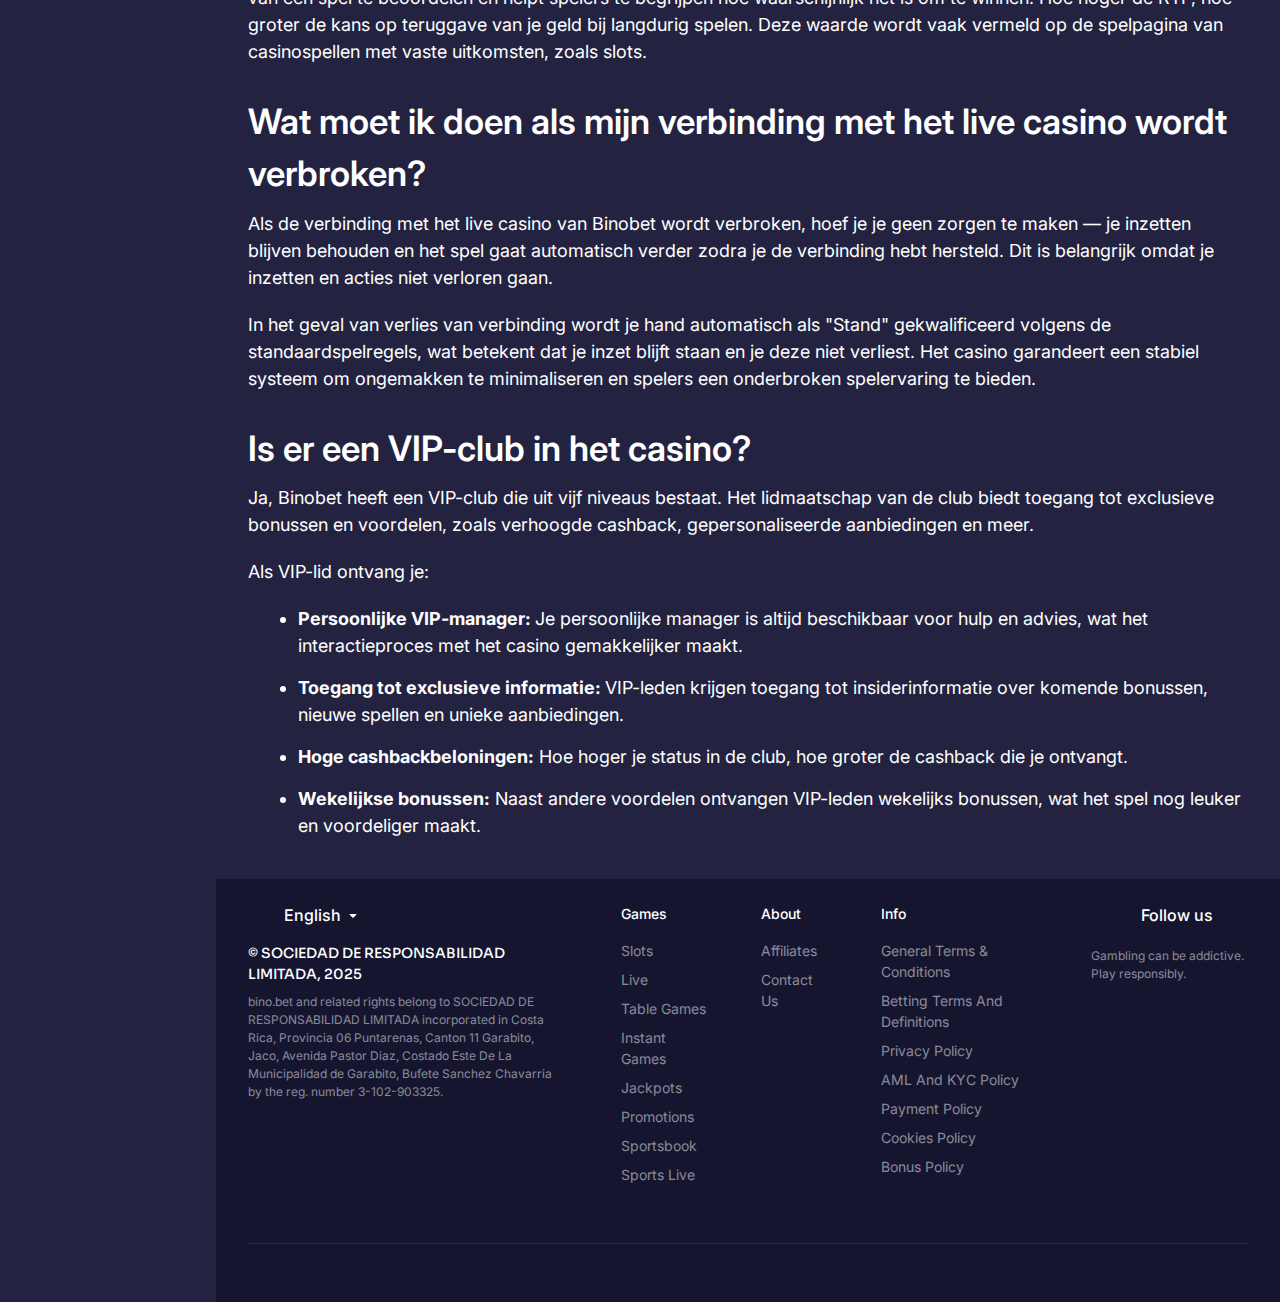
<file: faq/index.html>
<!DOCTYPE html>
<html lang="nl">
<head>
  <meta charset="UTF-8">
  <meta name="robots" content="noindex, nofollow">
  <meta name="viewport" content="width=device-width, initial-scale=1.0">
  <meta name="description" content="Alles wat je moet weten over stortingen, bonussen en spellen bij Binobet">
  <title>Binobet casino FAQ - Antwoorden op vragen</title>
  <!-- <link rel="alternate" href="https://binobett.nl/" hreflang="nl">
  <link rel="alternate" href="https://binobett.nl/nl-nl/" hreflang="nl-NL">
  <link rel="canonical" href="https://binobett.nl/nl-nl/"> -->
  <link rel="icon" type="image/png" href="../favicon.png">
  <link rel="stylesheet" href="../assets/css/styles.css">
  <link rel="preconnect" href="https://fonts.googleapis.com">
  <link rel="preconnect" href="https://fonts.gstatic.com" crossorigin>
  <link href="https://fonts.googleapis.com/css2?family=Inter:ital,opsz,wght@0,14..32,100..900;1,14..32,100..900&family=Sora:wght@100..800&display=swap" rel="stylesheet">
</head>
<body>
  <header>
    <div class="header__left" >
      <a class="burger" href="go" rel="nofollow">
        <img src="../assets/images/burger.svg" alt="img" loading="lazy">
      </a>
      <a class="header__logo" href="/">
        <picture>
          <source srcset="../assets/images/logo-mob.png" media="(max-width: 767px)">
          <img src="../assets/images/logo.svg" alt="logo" loading="lazy">
        </picture>
      </a>
      <a class="header__menu" href="/faq/">
        <div>
          <img src="../assets/images/m4.svg" alt="img" loading="lazy">
          <span>Casino</span>
        </div>
        <div>
          <img src="../assets/images/m5.svg" alt="img" loading="lazy">
          <span>Live</span>
        </div>
        <div>
          <img src="../assets/images/m6.svg" alt="img" loading="lazy">
          <span>Sports</span>
        </div>
      </a>
    </div>
    <div class="header__right">
      <a class="header__btn" href="go" rel="nofollow"><span>Sign Up</span></a>
      <a class="header__btn" href="go" rel="nofollow"><span>Log In</span></a>
    </div>
  </header>
  <aside class="sidebar">
    <div class="sidebar__top">
      <div class="sidebar__top__text">
        <p>Welcome package up to <br><span>1500 EUR + 150 FS</span></p>
        <p>in Casino or up to <br><span>500 EUR</span> in Sports</p>
      </div>
      <div class="sidebar__top__btns">
        <a href="go" rel="nofollow"><span>Sign Up</span></a>
        <a href="go" rel="nofollow"><span>Log In</span></a>
      </div>
      <img src="../assets/images/welcome-pack-background.9ad8b69.png" alt="img" loading="lazy">
    </div>
    <a class="sidebar__gift" href="go" rel="nofollow">
      <div><img src="../assets/images/wheel.webp" alt="img" loading="lazy"><span>Giftbox</span></div>
      <div><img src="../assets/images/races.webp" alt="img" loading="lazy"></div>
      <div><img src="../assets/images/missions.webp" alt="img" loading="lazy"></div>
      <div><img src="../assets/images/overview.webp" alt="img" loading="lazy"></div>
      <div><img src="../assets/images/store.webp" alt="img" loading="lazy"></div>
    </a>
    <div class="sidebar__menu">
      <ul>
        <li>
          <a href="go" rel="nofollow">
            <img src="../assets/images/m1.svg" alt="img" loading="lazy">
            <span>Promotions</span>
          </a>
        </li>
        <li>
          <a href="go" rel="nofollow">
            <img src="../assets/images/m2.svg" alt="img" loading="lazy">
            <span>My Bonuses</span>
          </a>
        </li>
        <li>
          <a href="go" rel="nofollow">
            <img src="../assets/images/m3.svg" alt="img" loading="lazy">
            <span><span>VIP</span> club</span>
          </a>
        </li>
      </ul>
      <ul>
        <li>
          <a href="go" rel="nofollow">
            <img src="../assets/images/m4.svg" alt="img" loading="lazy">
            <span>Casino</span>
            <img src="../assets/images/down.svg" alt="img" loading="lazy">
          </a>
        </li>
        <li>
          <a href="go" rel="nofollow">
            <img src="../assets/images/m5.svg" alt="img" loading="lazy">
            <span>Live</span>
            <img src="../assets/images/down.svg" alt="img" loading="lazy">
          </a>
        </li>
        <li>
          <a href="go" rel="nofollow">
            <img src="../assets/images/m6.svg" alt="img" loading="lazy">
            <span>Sport</span>
          </a>
        </li>
      </ul>
      <ul>
        <li>
          <a href="go" rel="nofollow">
            <img src="../assets/images/m7.svg" alt="img" loading="lazy">
            <span>Jackpot</span>
          </a>
        </li>
        <li>
          <a href="go" rel="nofollow">
            <img src="../assets/images/m8.svg" alt="img" loading="lazy">
            <span>BinoBet Originals</span>
          </a>
        </li>
      </ul>
      <ul>
        <li>
          <a href="go" rel="nofollow">
            <img src="../assets/images/m9.svg" alt="img" loading="lazy">
            <span>Live Support</span>
          </a>
        </li>
        <li>
          <a href="go" rel="nofollow">
            <img src="../assets/images/m10.svg" alt="img" loading="lazy">
            <span>Install the App</span>
          </a>
        </li>
        <li>
          <a href="go" rel="nofollow">
            <img src="../assets/images/m11.svg" alt="img" loading="lazy">
            <span>English</span>
            <img src="../assets/images/down.svg" alt="img" loading="lazy">
          </a>
        </li>
      </ul>
    </div>
  </aside>
  <a class="sidebar--mobile" href="/faq/">
    <ul>
      <li>
        <img src="../assets/images/m4.svg" alt="img" loading="lazy">
        <span>Casino</span>
      </li>
      <li>
        <img src="../assets/images/m5.svg" alt="img" loading="lazy">
        <span>Live</span>
      </li>
      <li>
        <span><img src="../assets/images/search.svg" alt="img" loading="lazy"></span>
        <span>Search</span>
      </li>
      <li>
        <img src="../assets/images/m2.svg" alt="img" loading="lazy">
        <span>Bonuses</span>
      </li>
      <li>
        <img src="../assets/images/m6.svg" alt="img" loading="lazy">
        <span>Sport</span>
      </li>
    </ul>
  </a>
  <div class="wrap">
    <main>
      <div class="container">
        <section class="top">
          <div class="top__list">
            <a class="top__card" href="go" rel="nofollow">
              <img class="top__card__img" src="../assets/images/1.webp" alt="img" loading="lazy">
              <div class="top__card__content">
                <div class="top__card__text">
                  <p><span>Casino welcome</span><span>Pack</span></p>
                  <p><span>up<br>to </span><span>€1500 + 150 FS</span></p>
                </div>
                <div class="top__card__btn">Activate</div>
              </div>
            </a>
            <a class="top__card" href="go" rel="nofollow">
              <img class="top__card__img" src="../assets/images/2.webp" alt="img" loading="lazy">
              <div class="top__card__content">
                <div class="top__card__text">
                  <p><span>sport welcome</span><span>bonus</span></p>
                  <p><span>up<br>to </span><span>€500</span></p>
                </div>
                <div class="top__card__btn">Activate</div>
              </div>
            </a>
            <a class="top__card" href="go" rel="nofollow">
              <img class="top__card__img" src="../assets/images/3.webp" alt="img" loading="lazy">
              <div class="top__card__content">
                <div class="top__card__text">
                  <p><span>CASHBACK</span></p>
                  <p><span>up<br>to </span><span>20%</span></p>
                </div>
                <div class="top__card__link">
                  <span><img src="../assets/images/arrow.svg" alt="img" loading="lazy"></span>
                  <span>Read more</span>
                </div>
              </div>
            </a>
            <a class="top__card" href="go" rel="nofollow">
              <img class="top__card__img" src="../assets/images/4.webp" alt="img" loading="lazy">
              <div class="top__card__content">
                <div class="top__card__text">
                  <p><span>Rakeback</span></p>
                  <p><span>up<br>to </span><span>15%</span></p>
                </div>
                <div class="top__card__link">
                  <span><img src="../assets/images/arrow.svg" alt="img" loading="lazy"></span>
                  <span>Read more</span>
                </div>
              </div>
            </a>
          </div>
          <a class="top__dots" href="go" rel="nofollow">
            <img src="../assets/images/left.svg" alt="img" loading="lazy">
            <div class="top__dots__list">
              <span></span>
              <span></span>
              <span></span>
              <span></span>
              <span></span>
              <span></span>
            </div>
            <img src="../assets/images/right.svg" alt="img" loading="lazy">
          </a>
        </section>
        
          <div class="content content--faq">
            <div class="content__item">
              <h1>FAQ</h1>
            </div>
            <div class="content__item">
              <h2>Wat moet ik doen als ik mijn wachtwoord ben vergeten?</h2>
              <p>Als je je wachtwoord van je Binobet casino-account bent vergeten, kun je de herstelfunctie gebruiken. Klik op de link "Wachtwoord vergeten?" op de inlogpagina en volg de instructies. Er wordt een e-mail gestuurd naar je geregistreerde adres met een link om een nieuw wachtwoord aan te maken. Als je geen e-mail ontvangt of als er andere problemen zijn, neem dan contact op met de klantenservice en zij zullen je helpen om weer toegang te krijgen.
</p>
            </div>
            <div class="content__item">
              <h2>Waarom kan ik geen account registreren bij Binobet?</h2>
              <p>Er kunnen verschillende redenen zijn waarom je problemen hebt met registreren op het platform:
</p>
              <ul>
                <li><strong>Juridische beperkingen:</strong> Je land kan op de lijst staan van gebieden waar casino-diensten beperkt of volledig verboden zijn.
</li>
                 <li><strong>Leeftijdsbeperkingen:</strong> Het platform vereist dat spelers meerderjarig zijn. Als je nog geen 18 jaar oud bent, zal registratie beperkt zijn.
</li>
                  <li><strong>Je hebt al een account:</strong> Mogelijk ben je al eerder geregistreerd op het platform. In dit geval wordt aangeraden om contact op te nemen met de klantenservice voor verificatie van je gegevens en herstel van toegang.
</li>
              </ul>
            </div>
            <div class="content__item">
              <h2>Hoe stort ik geld op mijn account?</h2>
              <p>Om geld op je Binobet casino-account te storten, ga je naar het "Kassa"-gedeelte en kies je de betaalmethode die voor jou het meest geschikt is. Het platform ondersteunt verschillende stortingsmethoden, zodat je kunt kiezen wat het beste bij je past.
</p>
            </div>
            <div class="content__item">
              <h2>Welke stortingsmethoden zijn beschikbaar?</h2>
              <p>Binobet biedt verschillende stortingsmethoden, waardoor spelers de flexibiliteit hebben om de voor hen beste optie te kiezen. De beschikbare methoden zijn onder andere:
</p>
              <ul>
                <li>Mastercard en Visa</li>
                <li>Bankoverschrijving</li>
                <li>Revolut</li>
                <li>Google Pay</li>
                <li>Crypto</li>
              </ul>
            </div>
            <div class="content__item">
              <h2>Hoe volg ik de voortgang van de bonuswagering bij Binobet casino?</h2>
              <p>Je kunt de voortgang van de bonuswagering volgen via je persoonlijke account op het platform. In het bonusgedeelte zie je informatie over de huidige status van de wageringvereisten, inclusief de benodigde inzet en het resterende bedrag dat je moet inzetten om aan de voorwaarden te voldoen. Dit helpt je om bij te houden hoeveel je nog moet inzetten voordat je de gewonnen bonusgelden kunt opnemen.
</p>
            </div>
             <div class="content__item">
              <h2>Hoe werkt de cashback?</h2>
              <p>Binobet casino biedt een cashback tot 20%, waarmee je een deel van je verloren inzet kunt terugkrijgen als de geluk niet aan jouw kant is. Zelfs als een weddenschap niet wint, ontvang je tot 20% van het verloren bedrag terug op je balans. Voor VIP-spelers zijn er verschillende niveaus die zorgen voor frequente en grotere cashbackbetalingen, waardoor het spel nog voordeliger wordt.
</p>
            </div>
             <div class="content__item">
              <h2>Wat is rakeback?</h2>
              <p>Rakeback is een promotie die je een deel van je inzet teruggeeft, waardoor het spel nog winstgevender wordt. Bij Binobet krijgen alle spelers die inzetten tot 15% van hun inzetbedragen terug. Dit wordt toegevoegd aan je account in de vorm van casino-munten en verhoogt je totale winst. Zet je in, draai de rollen en ontvang "dino"-munten als bonus op je weg naar grotere overwinningen.
</p>
            </div>
            <div class="content__item">
              <h2>Welke sportweddenschappen zijn beschikbaar in het casino?</h2>
              <p>Op het Binobet casino-platform zijn er weddenschappen beschikbaar op een breed scala aan sportdisciplines. Populaire sporten zijn onder andere basketbal, voetbal, tennis, volleybal, boksen en esports. Ook kun je weddenschappen plaatsen op handbal, ijshockey, motorsport, cricket, rugby, golf en andere sporten. Dit biedt spelers de mogelijkheid om hun favoriete sport te kiezen en een weddenschapsstrategie te ontwikkelen.
</p>
              <p>Er zijn verschillende soorten weddenschappen beschikbaar, waaronder:</p>
              <ul>
                <li><strong>Enkele weddenschappen:</strong> Een weddenschap op één uitkomst van een gebeurtenis, bijvoorbeeld wie er zal winnen in een wedstrijd;
</li>
                <li><strong>Parlay weddenschappen (combinaties):</strong> Weddenschappen op meerdere gebeurtenissen die gecombineerd worden in één weddenschap. Alle uitkomsten moeten correct zijn voor winst;
</li>
                <li><strong>Handicapweddenschappen: </strong>Weddenschappen waarbij een verschil in punten of doelpunten wordt meegewogen. Je wedt bijvoorbeeld op een team met een positieve of negatieve handicap;
</li>
                <li><strong>Totale weddenschappen (totals):</strong> Weddenschappen op het totaal aantal doelpunten of punten in een wedstrijd, meestal met "meer" of "minder" opties;
</li>
                <li><strong>Live weddenschappen: </strong>Weddenschappen die tijdens een wedstrijd geplaatst worden. De odds veranderen in real-time op basis van de gebeurtenissen in de wedstrijd;
</li>
                <li><strong>Futures weddenschappen:</strong> Voorspellingen voor langetermijnevenementen, zoals wie de winnaar zal zijn van een kampioenschap of toernooi.
</li>
              </ul>
            </div>
             <div class="content__item">
              <h2>Wat betekent een inzetvereiste?</h2>
              <p>Een inzetvereiste is het aantal keren dat je het bonusbedrag of stortingsbedrag moet inzetten voordat je het kunt opnemen. Bijvoorbeeld, als de bonus een inzetvereiste van 30x heeft, betekent dit dat je het bonusbedrag 30 keer moet inzetten op bepaalde weddenschappen voordat het beschikbaar is voor opname. Dit helpt het casino ervoor te zorgen dat de bonus daadwerkelijk wordt gebruikt voor het spelen, in plaats van gewoon te worden opgenomen.
</p>
            </div>
            <div class="content__item">
              <h2>Wat is Return to Player (RTP)?</h2>
              <p>Return to Player (RTP) is het percentage van alle inzetten dat een casino gemiddeld terugbetaalt aan spelers in de vorm van winsten over een bepaalde periode. Bijvoorbeeld, als het RTP van een spel 96% is, betekent dit dat voor elke inzet van 100 euro, spelers gemiddeld 96 euro terugwinnen als winst. RTP wordt gebruikt om de langetermijnverwachtingen van een spel te beoordelen en helpt spelers te begrijpen hoe waarschijnlijk het is om te winnen. Hoe hoger de RTP, hoe groter de kans op teruggave van je geld bij langdurig spelen. Deze waarde wordt vaak vermeld op de spelpagina van casinospellen met vaste uitkomsten, zoals slots.
</p>
            </div>
            <div class="content__item">
              <h2>Wat moet ik doen als mijn verbinding met het live casino wordt verbroken?</h2>
              <p>Als de verbinding met het live casino van Binobet wordt verbroken, hoef je je geen zorgen te maken — je inzetten blijven behouden en het spel gaat automatisch verder zodra je de verbinding hebt hersteld. Dit is belangrijk omdat je inzetten en acties niet verloren gaan.
</p>
              <p>In het geval van verlies van verbinding wordt je hand automatisch als "Stand" gekwalificeerd volgens de standaardspelregels, wat betekent dat je inzet blijft staan en je deze niet verliest. Het casino garandeert een stabiel systeem om ongemakken te minimaliseren en spelers een onderbroken spelervaring te bieden.
</p>
            </div>
            <div class="content__item">
              <h2>Is er een VIP-club in het casino?</h2>
              <p>Ja, Binobet heeft een VIP-club die uit vijf niveaus bestaat. Het lidmaatschap van de club biedt toegang tot exclusieve bonussen en voordelen, zoals verhoogde cashback, gepersonaliseerde aanbiedingen en meer.
</p>
              <p>Als VIP-lid ontvang je:</p>
              <ul>
                <li><strong>Persoonlijke VIP-manager: </strong>Je persoonlijke manager is altijd beschikbaar voor hulp en advies, wat het interactieproces met het casino gemakkelijker maakt.
</li>
                <li><strong>Toegang tot exclusieve informatie: </strong>VIP-leden krijgen toegang tot insiderinformatie over komende bonussen, nieuwe spellen en unieke aanbiedingen.
</li>
                <li><strong>Hoge cashbackbeloningen:</strong> Hoe hoger je status in de club, hoe groter de cashback die je ontvangt.
</li>
                <li><strong>Wekelijkse bonussen:</strong> Naast andere voordelen ontvangen VIP-leden wekelijks bonussen, wat het spel nog leuker en voordeliger maakt.
</li>
              </ul>
            </div>

          </div>
          
      </div>
    </main>
    <footer>
      <div class="container">
        <div class="footer__top">
          <div class="footer__left">
            <div class="footer__left__block">
              <a class="footer__left__lg" href="go" rel="nofollow">
                <img src="../assets/images/lg.svg" alt="img" loading="lazy">
                <span>English</span>
                <img src="../assets/images/down.svg" alt="img" loading="lazy">
              </a>
              <div class="footer__left__text">
                <p>© SOCIEDAD DE RESPONSABILIDAD LIMITADA, 2025</p>
                <p>bino.bet and related rights belong to SOCIEDAD DE RESPONSABILIDAD LIMITADA incorporated in Costa Rica, Provincia 06 Puntarenas, Canton 11 Garabito, Jaco, Avenida Pastor Diaz, Costado Este De La Municipalidad de Garabito, Bufete Sanchez Chavarria by the reg. number 3-102-903325.</p>
              </div>
            </div>
            <div class="footer__menu">
              <a class="footer__menu__item" href="go" rel="nofollow">
                <p>Games</p>
                <ul>
                  <li>Slots</li>
                  <li>Live</li>
                  <li>Table Games</li>
                  <li>Instant games</li>
                  <li>Jackpots</li>
                  <li>Promotions</li>
                  <li>Sportsbook</li>
                  <li>Sports Live</li>
                </ul>
              </a>
              <a class="footer__menu__item" href="go" rel="nofollow">
                <p>About</p>
                <ul>
                  <li>affiliates</li>
                  <li>Contact us</li>
                </ul>
              </a>
              <a class="footer__menu__item" href="go" rel="nofollow">
                <p>Info</p>
                <ul>
                  <li>General Terms & Conditions</li>
                  <li>Betting Terms and Definitions</li>
                  <li>Privacy policy</li>
                  <li>AML and KYC policy</li>
                  <li>Payment policy</li>
                  <li>Cookies policy</li>
                  <li>Bonus policy</li>
                </ul>
              </a>
            </div>
          </div>
          <div class="footer__right">
            <div class="footer__tg">
              <span>Follow us</span>
              <img src="../assets/images/tg.svg" alt="img" loading="lazy">
            </div>
            <div class="footer__rating">
              <img src="../assets/images/18+.svg" alt="img" loading="lazy">
              <span>Gambling can be addictive. Play responsibly.</span>
            </div>
            <img class="footer__right__img" src="../assets/images/be-gamble-aware.93f1e49.svg" alt="img" loading="lazy">
          </div>
        </div>
        <div class="footer__logos">
          <div class="footer__logos__row">
            <img src="../assets/images/f1.svg" alt="img" loading="lazy">
            <img src="../assets/images/f2.svg" alt="img" loading="lazy">
            <img src="../assets/images/f3.svg" alt="img" loading="lazy">
            <img src="../assets/images/f4.svg" alt="img" loading="lazy">
            <img src="../assets/images/f5.svg" alt="img" loading="lazy">
            <img src="../assets/images/f6.svg" alt="img" loading="lazy">
            <img src="../assets/images/f7.svg" alt="img" loading="lazy">
            <img src="../assets/images/f8.svg" alt="img" loading="lazy">
            <img src="../assets/images/f9.svg" alt="img" loading="lazy">
            <img src="../assets/images/f10.svg" alt="img" loading="lazy">
          </div>
          <div class="footer__logos__row">
            <img src="../assets/images/f11.svg" alt="img" loading="lazy">
            <img src="../assets/images/f12.svg" alt="img" loading="lazy">
            <img src="../assets/images/f13.svg" alt="img" loading="lazy">
            <img src="../assets/images/f14.svg" alt="img" loading="lazy">
            <img src="../assets/images/f15.webp" alt="img" loading="lazy">
            <img src="../assets/images/f16.svg" alt="img" loading="lazy">
            <img src="../assets/images/f17.svg" alt="img" loading="lazy">
            <img src="../assets/images/f18.svg" alt="img" loading="lazy">
          </div>
        </div>
      </div>
    </footer>
  </div>
  <script src="../assets/js/script.js" defer></script>
</body>
</html>
</file>
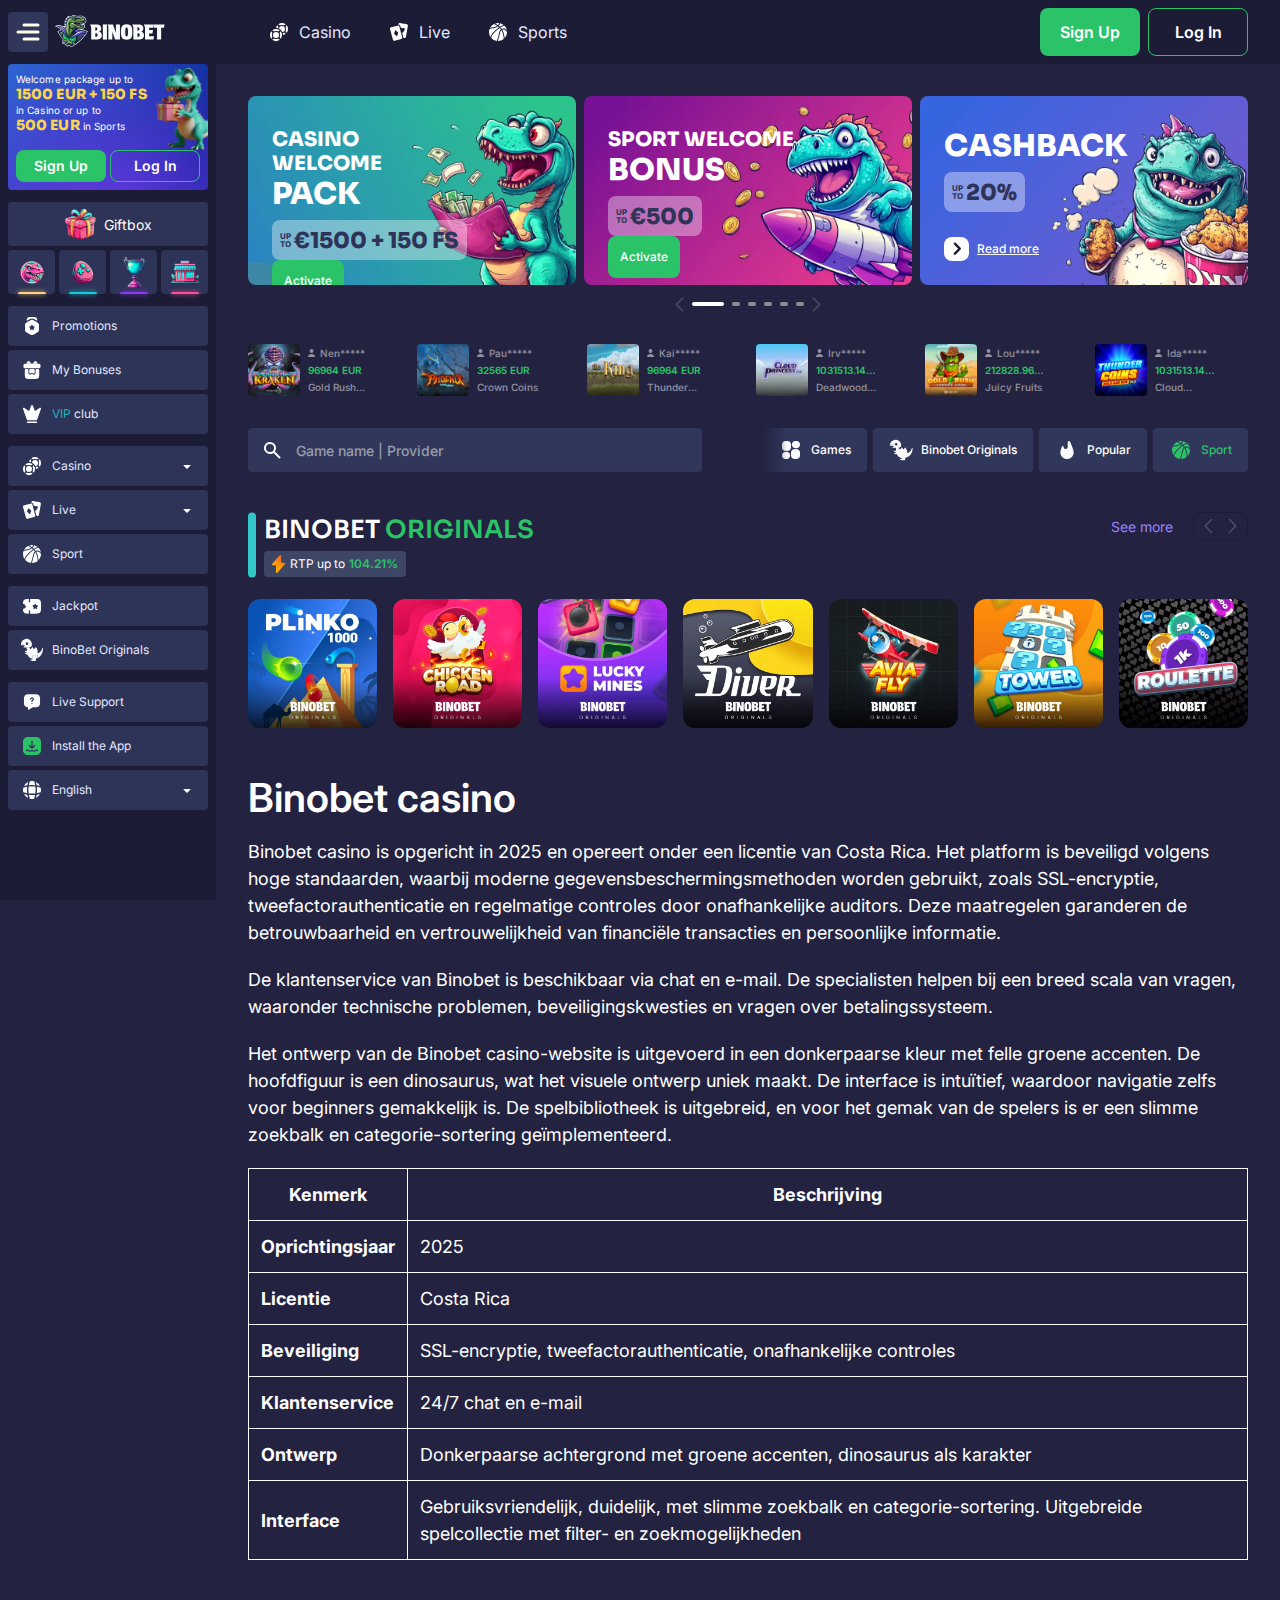
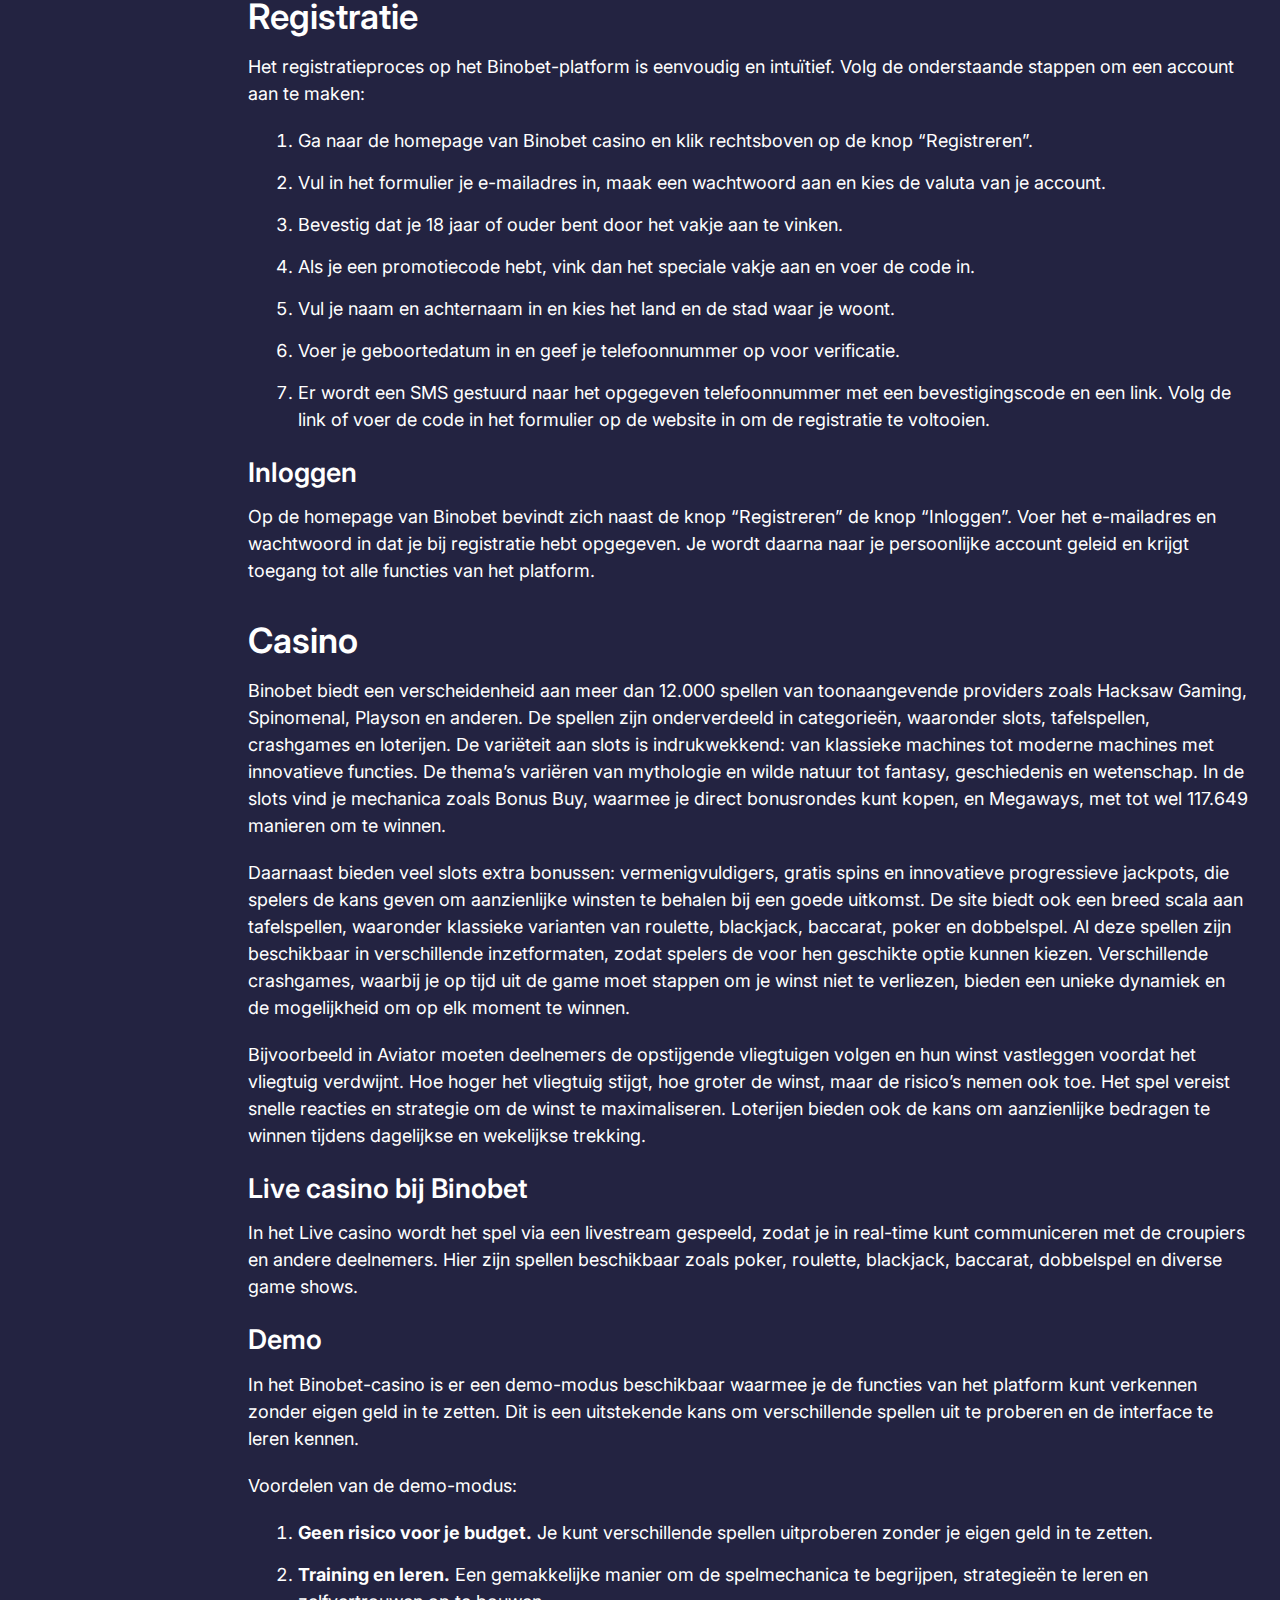
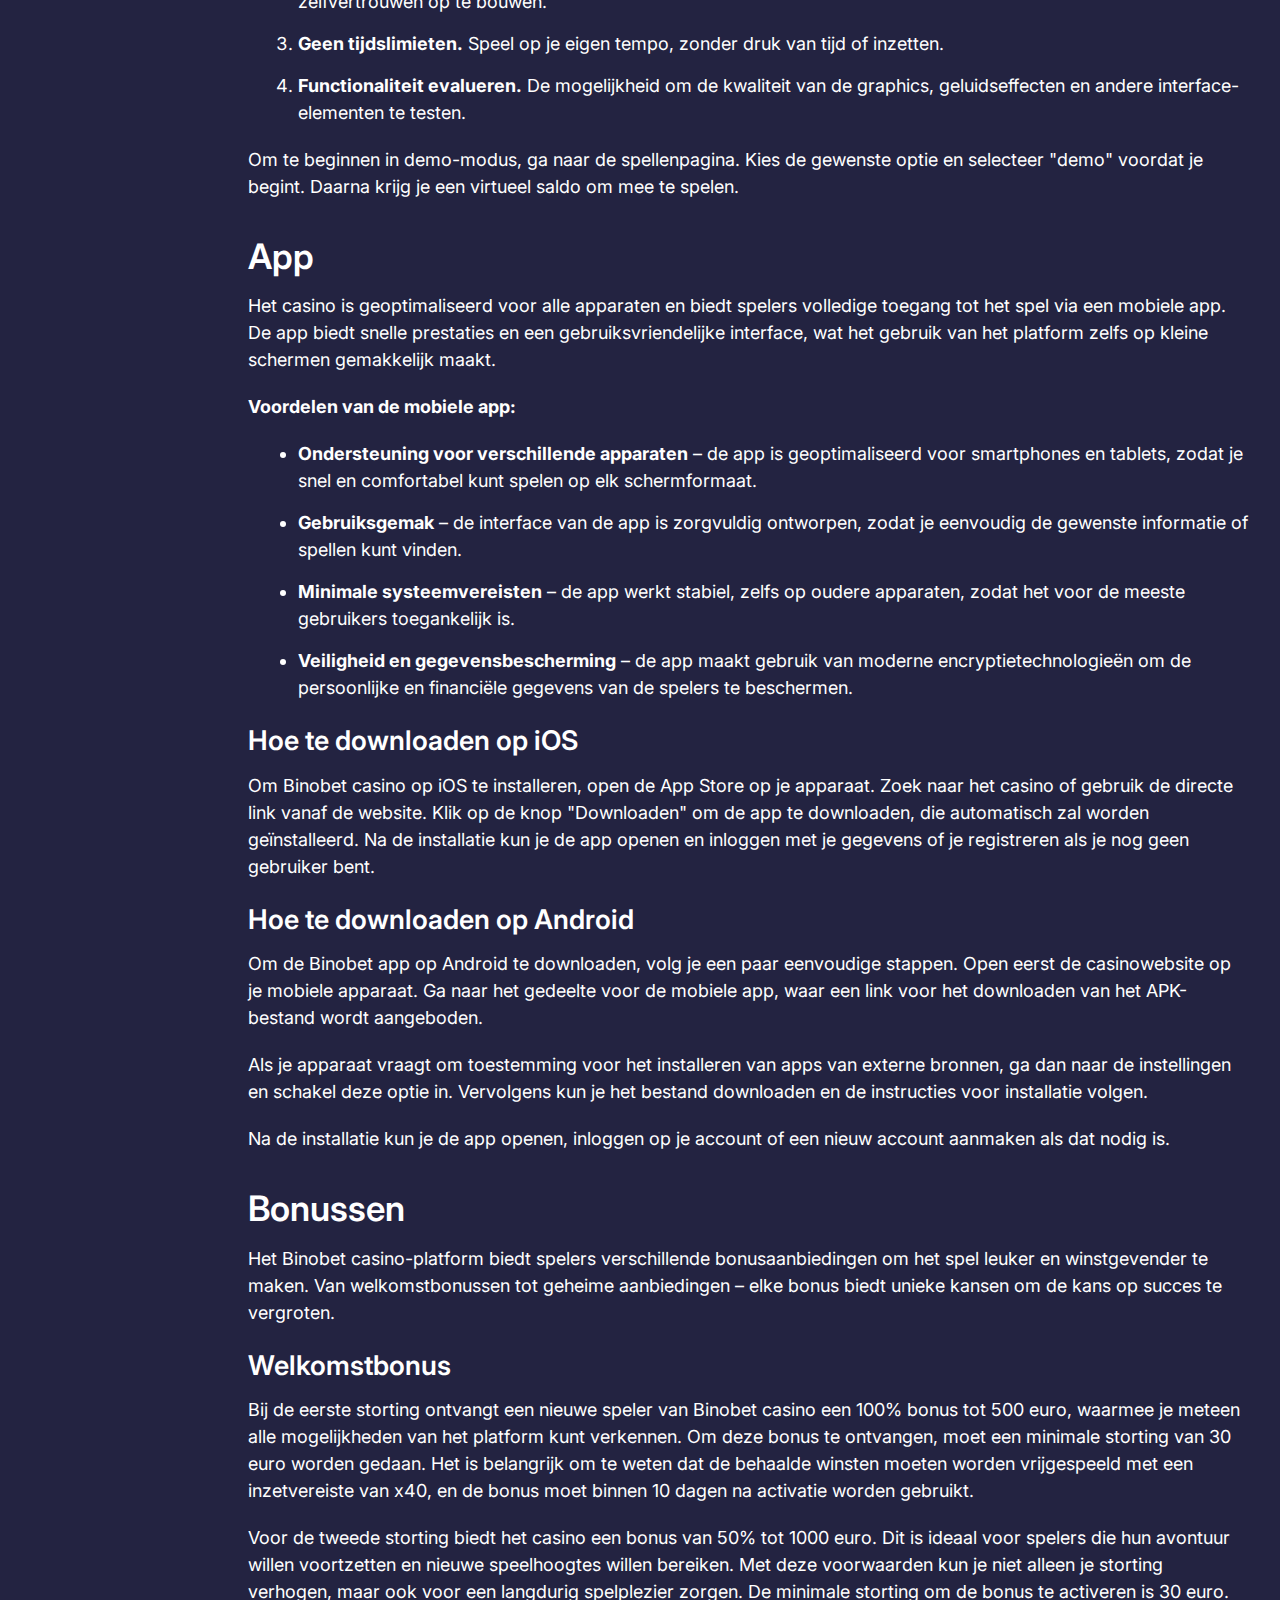
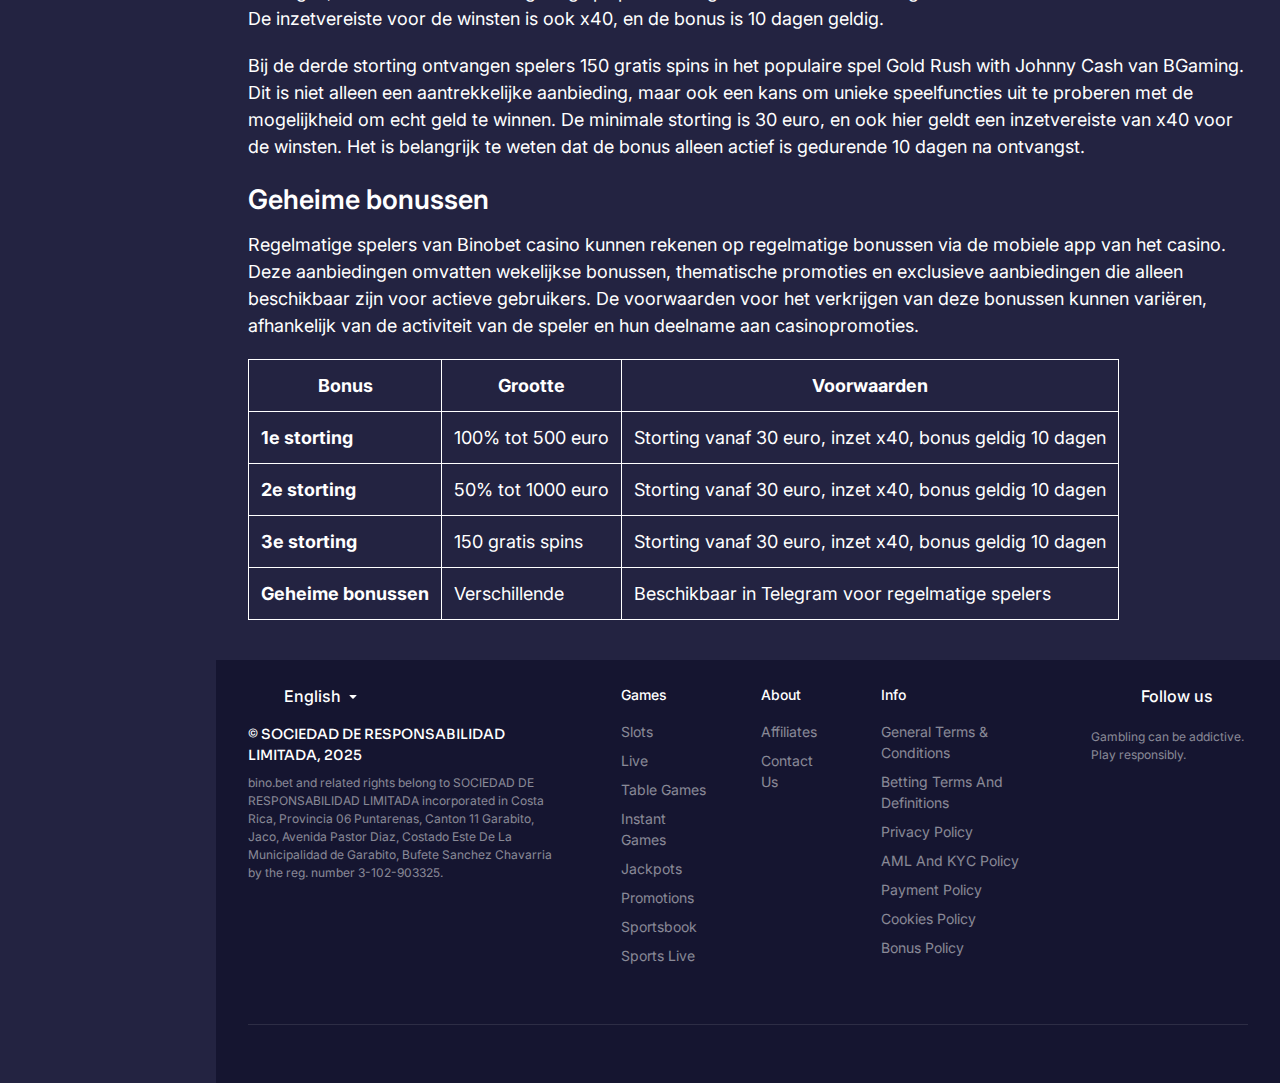
<file: nl-nl/index.html>
<!DOCTYPE html>
<html lang="nl-NL">
<head>
  <meta charset="UTF-8">
  <meta name="robots" content="noindex, nofollow">
  <meta name="viewport" content="width=device-width, initial-scale=1.0">
  <meta name="description" content="Binobet casino geeft welkomstbonussen aan nieuwe spelers voor de eerste drie stortingen. Eerste stortingsbonus - 100% tot 500 euro.">
  <title>Binobet casino - speel online in Nederland</title>
  <link rel="alternate" href="https://binobett.nl/" hreflang="nl">
  <link rel="alternate" href="https://binobett.nl/nl-nl/" hreflang="nl-NL">
  <link rel="canonical" href="https://binobett.nl/nl-nl/">
  <link rel="icon" type="image/png" href="../favicon.png">
  <link rel="stylesheet" href="../assets/css/styles.css">
  <link rel="preconnect" href="https://fonts.googleapis.com">
  <link rel="preconnect" href="https://fonts.gstatic.com" crossorigin>
  <link href="https://fonts.googleapis.com/css2?family=Inter:ital,opsz,wght@0,14..32,100..900;1,14..32,100..900&family=Sora:wght@100..800&display=swap" rel="stylesheet">
</head>
<body>
  <header>
    <div class="header__left" >
      <a class="burger" href="go" rel="nofollow">
        <img src="../assets/images/burger.svg" alt="img" loading="lazy">
      </a>
      <a class="header__logo" href="/">
        <picture>
          <source srcset="../assets/images/logo-mob.png" media="(max-width: 767px)">
          <img src="../assets/images/logo.svg" alt="logo" loading="lazy">
        </picture>
      </a>
      <a class="header__menu" href="/faq/">
        <div>
          <img src="../assets/images/m4.svg" alt="img" loading="lazy">
          <span>Casino</span>
        </div>
        <div>
          <img src="../assets/images/m5.svg" alt="img" loading="lazy">
          <span>Live</span>
        </div>
        <div>
          <img src="../assets/images/m6.svg" alt="img" loading="lazy">
          <span>Sports</span>
        </div>
      </a>
    </div>
    <div class="header__right">
      <a class="header__btn" href="go" rel="nofollow"><span>Sign Up</span></a>
      <a class="header__btn" href="go" rel="nofollow"><span>Log In</span></a>
    </div>
  </header>
  <aside class="sidebar">
    <div class="sidebar__top">
      <div class="sidebar__top__text">
        <p>Welcome package up to <br><span>1500 EUR + 150 FS</span></p>
        <p>in Casino or up to <br><span>500 EUR</span> in Sports</p>
      </div>
      <div class="sidebar__top__btns">
        <a href="go" rel="nofollow"><span>Sign Up</span></a>
        <a href="go" rel="nofollow"><span>Log In</span></a>
      </div>
      <img src="../assets/images/welcome-pack-background.9ad8b69.png" alt="img" loading="lazy">
    </div>
    <a class="sidebar__gift" href="go" rel="nofollow">
      <div><img src="../assets/images/wheel.webp" alt="img" loading="lazy"><span>Giftbox</span></div>
      <div><img src="../assets/images/races.webp" alt="img" loading="lazy"></div>
      <div><img src="../assets/images/missions.webp" alt="img" loading="lazy"></div>
      <div><img src="../assets/images/overview.webp" alt="img" loading="lazy"></div>
      <div><img src="../assets/images/store.webp" alt="img" loading="lazy"></div>
    </a>
    <div class="sidebar__menu">
      <ul>
        <li>
          <a href="go" rel="nofollow">
            <img src="../assets/images/m1.svg" alt="img" loading="lazy">
            <span>Promotions</span>
          </a>
        </li>
        <li>
          <a href="go" rel="nofollow">
            <img src="../assets/images/m2.svg" alt="img" loading="lazy">
            <span>My Bonuses</span>
          </a>
        </li>
        <li>
          <a href="go" rel="nofollow">
            <img src="../assets/images/m3.svg" alt="img" loading="lazy">
            <span><span>VIP</span> club</span>
          </a>
        </li>
      </ul>
      <ul>
        <li>
          <a href="go" rel="nofollow">
            <img src="../assets/images/m4.svg" alt="img" loading="lazy">
            <span>Casino</span>
            <img src="../assets/images/down.svg" alt="img" loading="lazy">
          </a>
        </li>
        <li>
          <a href="go" rel="nofollow">
            <img src="../assets/images/m5.svg" alt="img" loading="lazy">
            <span>Live</span>
            <img src="../assets/images/down.svg" alt="img" loading="lazy">
          </a>
        </li>
        <li>
          <a href="go" rel="nofollow">
            <img src="../assets/images/m6.svg" alt="img" loading="lazy">
            <span>Sport</span>
          </a>
        </li>
      </ul>
      <ul>
        <li>
          <a href="go" rel="nofollow">
            <img src="../assets/images/m7.svg" alt="img" loading="lazy">
            <span>Jackpot</span>
          </a>
        </li>
        <li>
          <a href="go" rel="nofollow">
            <img src="../assets/images/m8.svg" alt="img" loading="lazy">
            <span>BinoBet Originals</span>
          </a>
        </li>
      </ul>
      <ul>
        <li>
          <a href="go" rel="nofollow">
            <img src="../assets/images/m9.svg" alt="img" loading="lazy">
            <span>Live Support</span>
          </a>
        </li>
        <li>
          <a href="go" rel="nofollow">
            <img src="../assets/images/m10.svg" alt="img" loading="lazy">
            <span>Install the App</span>
          </a>
        </li>
        <li>
          <a href="go" rel="nofollow">
            <img src="../assets/images/m11.svg" alt="img" loading="lazy">
            <span>English</span>
            <img src="../assets/images/down.svg" alt="img" loading="lazy">
          </a>
        </li>
      </ul>
    </div>
  </aside>
  <a class="sidebar--mobile" href="/faq/" >
    <ul>
      <li>
        <img src="../assets/images/m4.svg" alt="img" loading="lazy">
        <span>Casino</span>
      </li>
      <li>
        <img src="../assets/images/m5.svg" alt="img" loading="lazy">
        <span>Live</span>
      </li>
      <li>
        <span><img src="../assets/images/search.svg" alt="img" loading="lazy"></span>
        <span>Search</span>
      </li>
      <li>
        <img src="../assets/images/m2.svg" alt="img" loading="lazy">
        <span>Bonuses</span>
      </li>
      <li>
        <img src="../assets/images/m6.svg" alt="img" loading="lazy">
        <span>Sport</span>
      </li>
    </ul>
  </a>
  <div class="wrap">
    <main>
      <div class="container">
        <section class="top">
          <div class="top__list">
            <a class="top__card" href="go" rel="nofollow">
              <img class="top__card__img" src="../assets/images/1.webp" alt="img" loading="lazy">
              <div class="top__card__content">
                <div class="top__card__text">
                  <p><span>Casino welcome</span><span>Pack</span></p>
                  <p><span>up<br>to </span><span>€1500 + 150 FS</span></p>
                </div>
                <div class="top__card__btn">Activate</div>
              </div>
            </a>
            <a class="top__card" href="go" rel="nofollow">
              <img class="top__card__img" src="../assets/images/2.webp" alt="img" loading="lazy">
              <div class="top__card__content">
                <div class="top__card__text">
                  <p><span>sport welcome</span><span>bonus</span></p>
                  <p><span>up<br>to </span><span>€500</span></p>
                </div>
                <div class="top__card__btn">Activate</div>
              </div>
            </a>
            <a class="top__card" href="go" rel="nofollow">
              <img class="top__card__img" src="../assets/images/3.webp" alt="img" loading="lazy">
              <div class="top__card__content">
                <div class="top__card__text">
                  <p><span>CASHBACK</span></p>
                  <p><span>up<br>to </span><span>20%</span></p>
                </div>
                <div class="top__card__link">
                  <span><img src="../assets/images/arrow.svg" alt="img" loading="lazy"></span>
                  <span>Read more</span>
                </div>
              </div>
            </a>
            <a class="top__card" href="go" rel="nofollow">
              <img class="top__card__img" src="../assets/images/4.webp" alt="img" loading="lazy">
              <div class="top__card__content">
                <div class="top__card__text">
                  <p><span>Rakeback</span></p>
                  <p><span>up<br>to </span><span>15%</span></p>
                </div>
                <div class="top__card__link">
                  <span><img src="../assets/images/arrow.svg" alt="img" loading="lazy"></span>
                  <span>Read more</span>
                </div>
              </div>
            </a>
          </div>
          <a class="top__dots" href="go" rel="nofollow">
            <img src="../assets/images/left.svg" alt="img" loading="lazy">
            <div class="top__dots__list">
              <span></span>
              <span></span>
              <span></span>
              <span></span>
              <span></span>
              <span></span>
            </div>
            <img src="../assets/images/right.svg" alt="img" loading="lazy">
          </a>
        </section>
        <div class="games">
          <a class="games__card" href="go" rel="nofollow">
            <img class="games__card__img" src="../assets/images/t1.jpg" alt="img" loading="lazy">
            <div class="games__card__info">
              <p><img src="../assets/images/user.svg" alt="img" loading="lazy">Nen*****</p>
              <p>96964 EUR</p>
              <p>Gold Rush with Johnny Cash</p>
            </div>
          </a>
          <a class="games__card" href="go" rel="nofollow">
            <img class="games__card__img" src="../assets/images/t2.jpg" alt="img" loading="lazy">
            <div class="games__card__info">
              <p><img src="../assets/images/user.svg" alt="img" loading="lazy">Pau*****</p>
              <p>32565 EUR</p>
              <p>Crown Coins</p>
            </div>
          </a>
          <a class="games__card" href="go" rel="nofollow">
            <img class="games__card__img" src="../assets/images/t3.jpg" alt="img" loading="lazy">
            <div class="games__card__info">
              <p><img src="../assets/images/user.svg" alt="img" loading="lazy">Kai*****</p>
              <p>96964 EUR</p>
              <p>Thunder Coins: Hold and Win</p>
            </div>
          </a>
          <a class="games__card" href="go" rel="nofollow">
            <img class="games__card__img" src="../assets/images/t4.jpg" alt="img" loading="lazy">
            <div class="games__card__info">
              <p><img src="../assets/images/user.svg" alt="img" loading="lazy">Irv*****</p>
              <p>1031513.14 NOK</p>
              <p>Deadwood R.I.P</p>
            </div>
          </a>
          <a class="games__card" href="go" rel="nofollow">
            <img class="games__card__img" src="../assets/images/t5.jpg" alt="img" loading="lazy">
            <div class="games__card__info">
              <p><img src="../assets/images/user.svg" alt="img" loading="lazy">Lou*****</p>
              <p>212828.96 NOK</p>
              <p>Juicy Fruits</p>
            </div>
          </a>
          <a class="games__card" href="go" rel="nofollow">
            <img class="games__card__img" src="../assets/images/t6.jpg" alt="img" loading="lazy">
            <div class="games__card__info">
              <p><img src="../assets/images/user.svg" alt="img" loading="lazy">Ida*****</p>
              <p>1031513.14 NOK</p>
              <p>Cloud Princess</p>
            </div>
          </a>
          <a class="games__card" href="go" rel="nofollow">
            <img class="games__card__img" src="../assets/images/t7.jpg" alt="img" loading="lazy">
            <div class="games__card__info">
              <p><img src="../assets/images/user.svg" alt="img" loading="lazy">Nen*****</p>
              <p>96964 EUR</p>
              <p>Gold Rush with Johnny Cash</p>
            </div>
          </a>
          <a class="games__card" href="go" rel="nofollow">
            <img class="games__card__img" src="../assets/images/t8.jpg" alt="img" loading="lazy">
            <div class="games__card__info">
              <p><img src="../assets/images/user.svg" alt="img" loading="lazy">Pau*****</p>
              <p>32565 EUR</p>
              <p>Crown Coins</p>
            </div>
          </a>
          <a class="games__card" href="go" rel="nofollow">
            <img class="games__card__img" src="../assets/images/t9.jpg" alt="img" loading="lazy">
            <div class="games__card__info">
              <p><img src="../assets/images/user.svg" alt="img" loading="lazy">Kai*****</p>
              <p>96964 EUR</p>
              <p>Thunder Coins: Hold and Win</p>
            </div>
          </a>
          <a class="games__card" href="go" rel="nofollow">
            <img class="games__card__img" src="../assets/images/t10.jpg" alt="img" loading="lazy">
            <div class="games__card__info">
              <p><img src="../assets/images/user.svg" alt="img" loading="lazy">Irv*****</p>
              <p>1031513.14 NOK</p>
              <p>Deadwood R.I.P</p>
            </div>
          </a>
          <a class="games__card" href="go" rel="nofollow">
            <img class="games__card__img" src="../assets/images/t11.jpg" alt="img" loading="lazy">
            <div class="games__card__info">
              <p><img src="../assets/images/user.svg" alt="img" loading="lazy">Lou*****</p>
              <p>212828.96 NOK</p>
              <p>Juicy Fruits</p>
            </div>
          </a>
        </div>
        <a class="menu" href="go" rel="nofollow">
          <div class="search">
            <img src="../assets/images/search.svg" alt="img" loading="lazy">
            <span>Game name | Provider</span>
          </div>
          <ul class="menu__list">
            <li>
              <img src="../assets/images/tt1.png" alt="img" loading="lazy">
              <span>Games</span>
            </li>
            <li>
              <img src="../assets/images/tt2.png" alt="img" loading="lazy">
              <span>Binobet Originals</span>
            </li>
            <li>
              <img src="../assets/images/tt3.png" alt="img" loading="lazy">
              <span>Popular</span>
            </li>
            <li>
              <img src="../assets/images/tt4.png" alt="img" loading="lazy">
              <span>Feature Buy</span>
            </li>
            <li>
              <img src="../assets/images/tt5.png" alt="img" loading="lazy">
              <span>Instant</span>
            </li>
            <li>
              <img src="../assets/images/tt6.png" alt="img" loading="lazy">
              <span>Jackpots</span>
            </li>
            <li>
              <img src="../assets/images/tt7.png" alt="img" loading="lazy">
              <span>Lottery</span>
            </li>
            <li>
              <img src="../assets/images/tt8.png" alt="img" loading="lazy">
              <span>Baccarat</span>
            </li>
            <li>
              <img src="../assets/images/tt9.svg" alt="img" loading="lazy">
              <span>sport</span>
            </li>
          </ul>
        </a>
        <section class="cards">
          <div class="cards__row">
            <div class="cards__top">
              <div class="cards__title">
                <p>BINObet <span>Originals</span></p>
                <p><img src="../assets/images/moln.svg" alt="img" loading="lazy">RTP up to <span>104.21%</span></p>
              </div>
              <a class="cards__nav" href="go" rel="nofollow">
                <p>See more</p>
                <div class="cards__arrows">
                  <img src="../assets/images/left.svg" alt="img" loading="lazy">
                  <img src="../assets/images/right.svg" alt="img" loading="lazy">
                </div>
              </a>
            </div>
            <div class="cards__list">
              <a class="cards__item" href="go" rel="nofollow">
                <img src="../assets/images/11.webp" alt="img" loading="lazy">
              </a>
              <a class="cards__item" href="go" rel="nofollow">
                <img src="../assets/images/22.webp" alt="img" loading="lazy">
              </a>
              <a class="cards__item" href="go" rel="nofollow">
                <img src="../assets/images/33.webp" alt="img" loading="lazy">
              </a>
              <a class="cards__item" href="go" rel="nofollow">
                <img src="../assets/images/44.webp" alt="img" loading="lazy">
              </a>
              <a class="cards__item" href="go" rel="nofollow">
                <img src="../assets/images/55.webp" alt="img" loading="lazy">
              </a>
              <a class="cards__item" href="go" rel="nofollow">
                <img src="../assets/images/66.webp" alt="img" loading="lazy">
              </a>
              <a class="cards__item" href="go" rel="nofollow">
                <img src="../assets/images/77.webp" alt="img" loading="lazy">
              </a>
              <a class="cards__item" href="go" rel="nofollow">
                <img src="../assets/images/88.webp" alt="img" loading="lazy">
              </a>
            </div>
          </div>
        </section>
          <div class="content">
            <div class="content__item">
              <h1>Binobet casino</h1>
              <p>Binobet casino is opgericht in 2025 en opereert onder een licentie van Costa Rica. Het platform is beveiligd volgens hoge standaarden, waarbij moderne gegevensbeschermingsmethoden worden gebruikt, zoals SSL-encryptie, tweefactorauthenticatie en regelmatige controles door onafhankelijke auditors. Deze maatregelen garanderen de betrouwbaarheid en vertrouwelijkheid van financiële transacties en persoonlijke informatie.
</p>
              <p>De klantenservice van Binobet is beschikbaar via chat en e-mail. De specialisten helpen bij een breed scala van vragen, waaronder technische problemen, beveiligingskwesties en vragen over betalingssysteem.
</p>
              <p>Het ontwerp van de Binobet casino-website is uitgevoerd in een donkerpaarse kleur met felle groene accenten. De hoofdfiguur is een dinosaurus, wat het visuele ontwerp uniek maakt. De interface is intuïtief, waardoor navigatie zelfs voor beginners gemakkelijk is. De spelbibliotheek is uitgebreid, en voor het gemak van de spelers is er een slimme zoekbalk en categorie-sortering geïmplementeerd.
</p>
              <div class="content__table table--style">
                <table>
  <tr>
    <td>Kenmerk</td>
    <td>Beschrijving</td>
  </tr>
  <tr>
    <td>Oprichtingsjaar</td>
    <td>2025</td>
  </tr>
  <tr>
    <td>Licentie</td>
    <td>Costa Rica</td>
  </tr>
  <tr>
    <td>Beveiliging</td>
    <td>SSL-encryptie, tweefactorauthenticatie, onafhankelijke controles</td>
  </tr>
  <tr>
    <td>Klantenservice</td>
    <td>24/7 chat en e-mail</td>
  </tr>
  <tr>
    <td>Ontwerp</td>
    <td>Donkerpaarse achtergrond met groene accenten, dinosaurus als karakter</td>
  </tr>
  <tr>
    <td>Interface</td>
    <td>Gebruiksvriendelijk, duidelijk, met slimme zoekbalk en categorie-sortering. Uitgebreide spelcollectie met filter- en zoekmogelijkheden</td>
  </tr>
</table>

              </div>
            </div>
            <div class="content__item">
              <h2>Registratie</h2>
              <p>Het registratieproces op het Binobet-platform is eenvoudig en intuïtief. Volg de onderstaande stappen om een account aan te maken:
</p>
              <ol>
                <li>Ga naar de homepage van Binobet casino en klik rechtsboven op de knop “Registreren”.
</li>
                <li>Vul in het formulier je e-mailadres in, maak een wachtwoord aan en kies de valuta van je account.
</li>
                <li>Bevestig dat je 18 jaar of ouder bent door het vakje aan te vinken.
</li>
                <li>Als je een promotiecode hebt, vink dan het speciale vakje aan en voer de code in.
</li>
                <li>Vul je naam en achternaam in en kies het land en de stad waar je woont.
</li>
                <li>Voer je geboortedatum in en geef je telefoonnummer op voor verificatie.</li>
                <li>Er wordt een SMS gestuurd naar het opgegeven telefoonnummer met een bevestigingscode en een link. Volg de link of voer de code in het formulier op de website in om de registratie te voltooien.
</li>
              </ol>
              <h3>Inloggen</h3>
              <p>Op de homepage van Binobet bevindt zich naast de knop “Registreren” de knop “Inloggen”. Voer het e-mailadres en wachtwoord in dat je bij registratie hebt opgegeven. Je wordt daarna naar je persoonlijke account geleid en krijgt toegang tot alle functies van het platform.
</p>
            </div>
            <div class="content__item">
              <h2>Casino</h2>
                <p>Binobet biedt een verscheidenheid aan meer dan 12.000 spellen van toonaangevende providers zoals Hacksaw Gaming, Spinomenal, Playson en anderen. De spellen zijn onderverdeeld in categorieën, waaronder slots, tafelspellen, crashgames en loterijen.
 De variëteit aan slots is indrukwekkend: van klassieke machines tot moderne machines met innovatieve functies. De thema’s variëren van mythologie en wilde natuur tot fantasy, geschiedenis en wetenschap. In de slots vind je mechanica zoals Bonus Buy, waarmee je direct bonusrondes kunt kopen, en Megaways, met tot wel 117.649 manieren om te winnen.
</p>
              <p>Daarnaast bieden veel slots extra bonussen: vermenigvuldigers, gratis spins en innovatieve progressieve jackpots, die spelers de kans geven om aanzienlijke winsten te behalen bij een goede uitkomst.
 De site biedt ook een breed scala aan tafelspellen, waaronder klassieke varianten van roulette, blackjack, baccarat, poker en dobbelspel. Al deze spellen zijn beschikbaar in verschillende inzetformaten, zodat spelers de voor hen geschikte optie kunnen kiezen.
 Verschillende crashgames, waarbij je op tijd uit de game moet stappen om je winst niet te verliezen, bieden een unieke dynamiek en de mogelijkheid om op elk moment te winnen.
</p>
              <p>Bijvoorbeeld in Aviator moeten deelnemers de opstijgende vliegtuigen volgen en hun winst vastleggen voordat het vliegtuig verdwijnt. Hoe hoger het vliegtuig stijgt, hoe groter de winst, maar de risico’s nemen ook toe. Het spel vereist snelle reacties en strategie om de winst te maximaliseren.
 Loterijen bieden ook de kans om aanzienlijke bedragen te winnen tijdens dagelijkse en wekelijkse trekking.
</p>
              <h3>Live casino bij Binobet</h3>
              <p>In het Live casino wordt het spel via een livestream gespeeld, zodat je in real-time kunt communiceren met de croupiers en andere deelnemers. Hier zijn spellen beschikbaar zoals poker, roulette, blackjack, baccarat, dobbelspel en diverse game shows.
</p>
              <h3>Demo</h3>
              <p>In het Binobet-casino is er een demo-modus beschikbaar waarmee je de functies van het platform kunt verkennen zonder eigen geld in te zetten. Dit is een uitstekende kans om verschillende spellen uit te proberen en de interface te leren kennen.
</p>
              <p>Voordelen van de demo-modus:
</p>
              <ol>
                <li><strong>Geen risico voor je budget.</strong> Je kunt verschillende spellen uitproberen zonder je eigen geld in te zetten.
</li>
                <li><strong>Training en leren.</strong> Een gemakkelijke manier om de spelmechanica te begrijpen, strategieën te leren en zelfvertrouwen op te bouwen.
</li>
                <li><strong>Geen tijdslimieten.</strong> Speel op je eigen tempo, zonder druk van tijd of inzetten.</li>
                <li><strong>Functionaliteit evalueren.</strong> De mogelijkheid om de kwaliteit van de graphics, geluidseffecten en andere interface-elementen te testen.
</li>
              </ol>
              <p>Om te beginnen in demo-modus, ga naar de spellenpagina. Kies de gewenste optie en selecteer "demo" voordat je begint. Daarna krijg je een virtueel saldo om mee te spelen.
</p>
            </div>
            <div class="content__item">
              <h2>App</h2>
              <p>Het casino is geoptimaliseerd voor alle apparaten en biedt spelers volledige toegang tot het spel via een mobiele app. De app biedt snelle prestaties en een gebruiksvriendelijke interface, wat het gebruik van het platform zelfs op kleine schermen gemakkelijk maakt.
</p>
              <p><strong>Voordelen van de mobiele app:</strong></p>
              <ul>
                 <li><strong>Ondersteuning voor verschillende apparaten</strong> – de app is geoptimaliseerd voor smartphones en tablets, zodat je snel en comfortabel kunt spelen op elk schermformaat.
</li>
                <li><strong>Gebruiksgemak</strong> – de interface van de app is zorgvuldig ontworpen, zodat je eenvoudig de gewenste informatie of spellen kunt vinden.</li>
                <li><strong>Minimale systeemvereisten</strong> – de app werkt stabiel, zelfs op oudere apparaten, zodat het voor de meeste gebruikers toegankelijk is.
</li>
                <li><strong>Veiligheid en gegevensbescherming</strong> – de app maakt gebruik van moderne encryptietechnologieën om de persoonlijke en financiële gegevens van de spelers te beschermen.
</li>
              </ul>
              <h3>Hoe te downloaden op iOS</h3>
              <p>Om Binobet casino op iOS te installeren, open de App Store op je apparaat. Zoek naar het casino of gebruik de directe link vanaf de website. Klik op de knop "Downloaden" om de app te downloaden, die automatisch zal worden geïnstalleerd. Na de installatie kun je de app openen en inloggen met je gegevens of je registreren als je nog geen gebruiker bent.
</p>
              <h3>Hoe te downloaden op Android</h3>
              <p>Om de Binobet app op Android te downloaden, volg je een paar eenvoudige stappen. Open eerst de casinowebsite op je mobiele apparaat. Ga naar het gedeelte voor de mobiele app, waar een link voor het downloaden van het APK-bestand wordt aangeboden.
</p>
               <p>Als je apparaat vraagt om toestemming voor het installeren van apps van externe bronnen, ga dan naar de instellingen en schakel deze optie in. Vervolgens kun je het bestand downloaden en de instructies voor installatie volgen.
</p>
                <p>Na de installatie kun je de app openen, inloggen op je account of een nieuw account aanmaken als dat nodig is.
</p>
            </div>
             <div class="content__item">
              <h2>Bonussen</h2>
              <p>Het Binobet casino-platform biedt spelers verschillende bonusaanbiedingen om het spel leuker en winstgevender te maken. Van welkomstbonussen tot geheime aanbiedingen – elke bonus biedt unieke kansen om de kans op succes te vergroten.
</p>
              <h3>Welkomstbonus</h3>
              <p>Bij de eerste storting ontvangt een nieuwe speler van Binobet casino een 100% bonus tot 500 euro, waarmee je meteen alle mogelijkheden van het platform kunt verkennen. Om deze bonus te ontvangen, moet een minimale storting van 30 euro worden gedaan. Het is belangrijk om te weten dat de behaalde winsten moeten worden vrijgespeeld met een inzetvereiste van x40, en de bonus moet binnen 10 dagen na activatie worden gebruikt.
</p>
              <p>Voor de tweede storting biedt het casino een bonus van 50% tot 1000 euro. Dit is ideaal voor spelers die hun avontuur willen voortzetten en nieuwe speelhoogtes willen bereiken. Met deze voorwaarden kun je niet alleen je storting verhogen, maar ook voor een langdurig spelplezier zorgen. De minimale storting om de bonus te activeren is 30 euro. De inzetvereiste voor de winsten is ook x40, en de bonus is 10 dagen geldig.
</p>
              <p>Bij de derde storting ontvangen spelers 150 gratis spins in het populaire spel Gold Rush with Johnny Cash van BGaming. Dit is niet alleen een aantrekkelijke aanbieding, maar ook een kans om unieke speelfuncties uit te proberen met de mogelijkheid om echt geld te winnen. De minimale storting is 30 euro, en ook hier geldt een inzetvereiste van x40 voor de winsten. Het is belangrijk te weten dat de bonus alleen actief is gedurende 10 dagen na ontvangst.
</p>
              <h3>Geheime bonussen</h3>
              <p>Regelmatige spelers van Binobet casino kunnen rekenen op regelmatige bonussen via de mobiele app van het casino. Deze aanbiedingen omvatten wekelijkse bonussen, thematische promoties en exclusieve aanbiedingen die alleen beschikbaar zijn voor actieve gebruikers. De voorwaarden voor het verkrijgen van deze bonussen kunnen variëren, afhankelijk van de activiteit van de speler en hun deelname aan casinopromoties.
</p>
              <div class="content__table table--style">
                <table>
  <tr>
    <td>Bonus</td>
    <td>Grootte</td>
    <td>Voorwaarden</td>
  </tr>
  <tr>
    <td>1e storting</td>
    <td>100% tot 500 euro</td>
    <td>Storting vanaf 30 euro, inzet x40, bonus geldig 10 dagen</td>
  </tr>
  <tr>
    <td>2e storting</td>
    <td>50% tot 1000 euro</td>
    <td>Storting vanaf 30 euro, inzet x40, bonus geldig 10 dagen</td>
  </tr>
  <tr>
    <td>3e storting</td>
    <td>150 gratis spins</td>
    <td>Storting vanaf 30 euro, inzet x40, bonus geldig 10 dagen</td>
  </tr>
  <tr>
    <td>Geheime bonussen</td>
    <td>Verschillende</td>
    <td>Beschikbaar in Telegram voor regelmatige spelers</td>
  </tr>
</table>

              </div>
             </div>
          </div>
      </div>
    </main>
    <footer>
      <div class="container">
        <div class="footer__top">
          <div class="footer__left">
            <div class="footer__left__block">
              <a class="footer__left__lg" href="go" rel="nofollow">
                <img src="../assets/images/lg.svg" alt="img" loading="lazy">
                <span>English</span>
                <img src="../assets/images/down.svg" alt="img" loading="lazy">
              </a>
              <div class="footer__left__text">
                <p>© SOCIEDAD DE RESPONSABILIDAD LIMITADA, 2025</p>
                <p>bino.bet and related rights belong to SOCIEDAD DE RESPONSABILIDAD LIMITADA incorporated in Costa Rica, Provincia 06 Puntarenas, Canton 11 Garabito, Jaco, Avenida Pastor Diaz, Costado Este De La Municipalidad de Garabito, Bufete Sanchez Chavarria by the reg. number 3-102-903325.</p>
              </div>
            </div>
            <div class="footer__menu">
              <a class="footer__menu__item" href="go" rel="nofollow">
                <p>Games</p>
                <ul>
                  <li>Slots</li>
                  <li>Live</li>
                  <li>Table Games</li>
                  <li>Instant games</li>
                  <li>Jackpots</li>
                  <li>Promotions</li>
                  <li>Sportsbook</li>
                  <li>Sports Live</li>
                </ul>
              </a>
              <a class="footer__menu__item" href="go" rel="nofollow">
                <p>About</p>
                <ul>
                  <li>affiliates</li>
                  <li>Contact us</li>
                </ul>
              </a>
              <a class="footer__menu__item" href="go" rel="nofollow">
                <p>Info</p>
                <ul>
                  <li>General Terms & Conditions</li>
                  <li>Betting Terms and Definitions</li>
                  <li>Privacy policy</li>
                  <li>AML and KYC policy</li>
                  <li>Payment policy</li>
                  <li>Cookies policy</li>
                  <li>Bonus policy</li>
                </ul>
              </a>
            </div>
          </div>
          <div class="footer__right">
            <div class="footer__tg">
              <span>Follow us</span>
              <img src="../assets/images/tg.svg" alt="img" loading="lazy">
            </div>
            <div class="footer__rating">
              <img src="../assets/images/18+.svg" alt="img" loading="lazy">
              <span>Gambling can be addictive. Play responsibly.</span>
            </div>
            <img class="footer__right__img" src="../assets/images/be-gamble-aware.93f1e49.svg" alt="img" loading="lazy">
          </div>
        </div>
        <div class="footer__logos">
          <div class="footer__logos__row">
            <img src="../assets/images/f1.svg" alt="img" loading="lazy">
            <img src="../assets/images/f2.svg" alt="img" loading="lazy">
            <img src="../assets/images/f3.svg" alt="img" loading="lazy">
            <img src="../assets/images/f4.svg" alt="img" loading="lazy">
            <img src="../assets/images/f5.svg" alt="img" loading="lazy">
            <img src="../assets/images/f6.svg" alt="img" loading="lazy">
            <img src="../assets/images/f7.svg" alt="img" loading="lazy">
            <img src="../assets/images/f8.svg" alt="img" loading="lazy">
            <img src="../assets/images/f9.svg" alt="img" loading="lazy">
            <img src="../assets/images/f10.svg" alt="img" loading="lazy">
          </div>
          <div class="footer__logos__row">
            <img src="../assets/images/f11.svg" alt="img" loading="lazy">
            <img src="../assets/images/f12.svg" alt="img" loading="lazy">
            <img src="../assets/images/f13.svg" alt="img" loading="lazy">
            <img src="../assets/images/f14.svg" alt="img" loading="lazy">
            <img src="../assets/images/f15.webp" alt="img" loading="lazy">
            <img src="../assets/images/f16.svg" alt="img" loading="lazy">
            <img src="../assets/images/f17.svg" alt="img" loading="lazy">
            <img src="../assets/images/f18.svg" alt="img" loading="lazy">
          </div>
        </div>
      </div>
    </footer>
  </div>
  <script src="../assets/js/script.js" defer></script>
</body>
</html>
</file>
<file: assets/css/styles.css>
* {
  margin: 0;
  padding: 0;
  box-sizing: border-box;
}

input,
button,
textarea {
  border: 0;
  background: none;
  outline: none;
}

a {
  text-decoration: none;
  color: inherit;
}

ul,
ol {
  list-style: none;
}

::-webkit-scrollbar {
  width: 8px;
  height: 13px;
}

::-webkit-scrollbar-thumb,
::-webkit-scrollbar-thumb:hover {
  background: hsla(0, 0%, 100%, 0.2);
}

::-webkit-scrollbar-thumb {
  border: 2px solid #040c1c;
  border-radius: 0;
}

::-webkit-scrollbar-track {
  background: #040c1c;
  border-radius: 0;
  box-shadow: inset -10px -10px 0 -30px #f0f0f0;
}

svg-icon-sprite {
  aspect-ratio: 1/1;
  display: block;
  width: 20px;
}
svg-icon-sprite svg {
  display: block;
  width: 100%;
  height: 100%;
  fill: rgb(255, 255, 255);
}

body {
  font-family: "Inter", sans-serif;
  font-weight: 400;
  font-size: 16px;
  line-height: 1.5;
  color: #fff;
  background: #232341;
}

.container {
  width: calc(100% - 64px);
  margin: 0 auto;
  max-width: 1920px;
}

header {
  height: 64px;
  position: sticky;
  top: 0;
  z-index: 99;
  background-color: #1c1c37;
  padding: 0 32px 0 8px;
  display: flex;
  justify-content: space-between;
  align-items: center;
}

.header__left {
  display: flex;
  align-items: center;
}

.burger {
  background-color: #31375b;
  display: flex;
  align-items: center;
  justify-content: center;
  width: 40px;
  aspect-ratio: 1/1;
  border-radius: 4px;
}
.burger img {
  width: 24px;
}

.header__logo {
  width: 110px;
  aspect-ratio: 110/40;
  margin-left: 7px;
}
.header__logo img {
  width: 100%;
  height: 100%;
  display: block;
}

.header__menu {
  display: flex;
  align-items: center;
  gap: 12px;
  margin-left: 90px;
}
.header__menu div {
  display: flex;
  gap: 8px;
  align-items: center;
  padding: 0 12px;
}
.header__menu div img {
  width: 24px;
  aspect-ratio: 1/1;
}
.header__menu div span {
  color: #e2e7ff;
}

.header__right {
  display: flex;
  gap: 8px;
}

.header__btn {
  display: flex;
  align-items: center;
  justify-content: center;
  height: 48px;
  border-radius: 8px;
  width: 100px;
  font-weight: 600;
  background: #2bc368;
}
.header__btn:last-child {
  border: 1px solid #2bc368;
  background: transparent;
}

.sidebar {
  position: fixed;
  left: 0;
  top: 64px;
  height: calc(100vh - 64px);
  z-index: 99;
  overflow: auto;
  width: 216px;
  padding: 0 8px 24px;
  background: #1c1c37;
}
.sidebar::-webkit-scrollbar {
  display: none;
}

.sidebar__top {
  padding: 8px;
  background: radial-gradient(circle at 50% 140%, #7139e9 0, rgba(113, 57, 233, 0) 100%), linear-gradient(127deg, #2c65d0 3%, #092395 88%);
  border-radius: 4px;
  position: relative;
}
.sidebar__top img {
  position: absolute;
  top: 2px;
  right: 0;
  display: block;
  width: 53px;
  height: 85px;
}

.sidebar__top__text {
  width: 140px;
  font-size: 10px;
  letter-spacing: 0.01em;
}
.sidebar__top__text p span {
  color: #fbd448;
  font-family: "Sora", sans-serif;
  font-weight: 800;
  font-size: 14px;
  line-height: 1;
}

.sidebar__top__btns {
  display: grid;
  grid-template-columns: 1fr 1fr;
  gap: 4px;
  margin-top: 16px;
}
.sidebar__top__btns a {
  height: 32px;
  display: flex;
  align-items: center;
  justify-content: center;
  font-weight: 600;
  font-size: 14px;
  border-radius: 8px;
  background: #2bc368;
  line-height: 1;
}
.sidebar__top__btns a:last-child {
  border: 1px solid #2bc368;
  background: transparent;
}

.sidebar__gift {
  display: grid;
  grid-template-columns: repeat(4, 1fr);
  gap: 4px;
  margin-top: 12px;
}
.sidebar__gift div {
  position: relative;
  display: flex;
  gap: 8px;
  align-items: center;
  justify-content: center;
  height: 44px;
  background-color: #2e3458;
  background-size: 100%;
  border-radius: 4px;
  font-size: 14px;
}
.sidebar__gift div:after {
  position: absolute;
  bottom: 0;
  width: 28px;
  height: 2px;
  content: "";
  border-top-left-radius: 2px;
  border-top-right-radius: 2px;
}
.sidebar__gift div img {
  width: 32px;
  aspect-ratio: 1/1;
}
.sidebar__gift div:first-child {
  grid-column: 1/-1;
}
.sidebar__gift div:first-child:after {
  display: none;
}
.sidebar__gift div:nth-child(2):after {
  background-color: #ffd47f;
  box-shadow: 0 0 5.8px 0 #ffd47f;
}
.sidebar__gift div:nth-child(3):after {
  background-color: #15ccd9;
  box-shadow: 0 0 5.8px 0 #15ccd9;
}
.sidebar__gift div:nth-child(4):after {
  background-color: #8c39f1;
  box-shadow: 0 0 5.8px 0 #8c39f1;
}
.sidebar__gift div:nth-child(5):after {
  background-color: #fd5094;
  box-shadow: 0 0 5.8px 0 #fd5094;
}

.sidebar__menu {
  margin-top: 12px;
  display: flex;
  flex-direction: column;
  gap: 12px;
}
.sidebar__menu ul {
  display: flex;
  flex-direction: column;
  gap: 4px;
}
.sidebar__menu ul a {
  position: relative;
  display: flex;
  gap: 8px;
  align-items: center;
  width: 100%;
  height: 40px;
  padding: 0 12px;
  font-size: 12px;
  color: #e2e7ff;
  background-color: #2e3458;
  border-radius: 4px;
}
.sidebar__menu ul a span span {
  color: #1fb6b6;
}
.sidebar__menu ul a img {
  width: 24px;
  aspect-ratio: 1/1;
}
.sidebar__menu ul a img:nth-child(3) {
  width: 8px;
  aspect-ratio: inherit;
  position: absolute;
  right: 17px;
}

.wrap {
  padding-left: 216px;
  margin-top: 32px;
}

.top__list {
  display: grid;
  grid-template-columns: repeat(4, 1fr);
  gap: 6px;
}

.top__card {
  aspect-ratio: 384/244;
  padding: 32px 24px 24px;
  overflow: hidden;
  position: relative;
  border-radius: 8px;
}

.top__card__img {
  display: block;
  position: absolute;
  width: 100%;
  height: 100%;
  top: 0;
  left: 0;
  -o-object-fit: cover;
     object-fit: cover;
}

.top__card__content {
  height: 100%;
  position: relative;
  width: 200px;
  display: flex;
  flex-direction: column;
  justify-content: space-between;
}

.top__card__text p:nth-child(1) {
  font-family: "Sora", sans-serif;
  font-size: 20px;
  font-weight: 800;
  text-transform: uppercase;
  display: flex;
  flex-direction: column;
  line-height: 1.2;
}
.top__card__text p:nth-child(1) span:last-child {
  font-size: 30px;
}
.top__card__text p:nth-child(2) {
  display: flex;
  gap: 3px;
  align-items: center;
  height: 40px;
  width: -moz-max-content;
  width: max-content;
  padding: 0 8px;
  margin-top: 8px;
  font-size: 8px;
  font-weight: 800;
  line-height: 1;
  color: #2e3458;
  text-transform: uppercase;
  background: hsla(0, 0%, 100%, 0.37);
  border-radius: 8px;
}
.top__card__text p:nth-child(2) span:last-child {
  font-family: "Sora", sans-serif;
  font-size: 22px;
  font-weight: 800;
  padding-top: 2px;
}

.top__card__btn {
  padding: 12px;
  font-size: 12px;
  font-weight: 500;
  background: #2bc368;
  display: flex;
  align-items: center;
  justify-content: center;
  border-radius: 8px;
  width: -moz-max-content;
  width: max-content;
}

.top__card__link {
  display: flex;
  align-items: center;
  gap: 8px;
}
.top__card__link span:nth-child(1) {
  width: 25px;
  height: 24px;
  display: flex;
  align-items: center;
  justify-content: center;
  background-color: #fff;
  border-radius: 8px;
}
.top__card__link span:nth-child(1) img {
  width: 8px;
}
.top__card__link span:nth-child(2) {
  font-weight: 500;
  font-size: 12px;
  text-decoration: underline;
}

.top__dots {
  display: flex;
  align-items: center;
  justify-content: center;
  margin-top: 12px;
  gap: 8px;
}
.top__dots img {
  width: 9px;
  opacity: 0.2;
}

.top__dots__list {
  display: flex;
  align-items: center;
  gap: 8px;
}
.top__dots__list span {
  width: 8px;
  height: 4px;
  background-color: #8c8e92;
  border-radius: 4px;
}
.top__dots__list span:first-child {
  width: 32px;
  background-color: #fff;
}

.games {
  display: grid;
  grid-template-columns: repeat(11, 1fr);
  gap: 16px;
  margin-top: 32px;
}

.games__card {
  display: flex;
  align-items: center;
  gap: 8px;
}

.games__card__img {
  -o-object-fit: cover;
     object-fit: cover;
  width: 52px;
  aspect-ratio: 1/1;
  border-radius: 4px;
}

.games__card__info {
  display: flex;
  flex-direction: column;
  gap: 2px;
}
.games__card__info p {
  width: 69px;
  overflow: hidden;
  display: -webkit-box;
  -webkit-box-orient: vertical;
  overflow: hidden;
  text-overflow: ellipsis;
  -webkit-line-clamp: 1;
  font-size: 10px;
  font-weight: 500;
  color: hsla(0, 0%, 100%, 0.5);
}
.games__card__info p:nth-child(1) {
  display: flex;
  gap: 4px;
  align-items: center;
}
.games__card__info p:nth-child(1) img {
  width: 8px;
}
.games__card__info p:nth-child(2) {
  font-weight: 600;
  color: #2bc368;
}

.menu {
  display: flex;
  align-items: center;
  justify-content: space-between;
  margin-top: 32px;
}

.search {
  display: flex;
  gap: 12px;
  align-items: center;
  height: 44px;
  min-width: 454px;
  width: 454px;
  padding: 0 12px;
  background: #31375b;
  border-radius: 4px;
  color: hsla(0, 0%, 100%, 0.5);
  font-size: 14px;
  font-weight: 500;
}
.search img {
  width: 24px;
}

.menu__list {
  display: flex;
  gap: 6px;
  position: relative;
  align-items: center;
}
.menu__list:before {
  position: absolute;
  top: 0;
  left: 0;
  z-index: 2;
  width: 24px;
  height: 44px;
  content: "";
  background: linear-gradient(-270deg, #232341, rgba(25, 29, 37, 0));
}
.menu__list li {
  display: flex;
  align-items: center;
  justify-content: center;
  height: 44px;
  padding: 0 16px;
  gap: 8px;
  background: #31375b;
  border-radius: 4px;
  font-size: 14px;
  font-weight: 500;
  text-transform: capitalize;
}
.menu__list li:last-child {
  color: #2bc368;
}
.menu__list li img {
  width: 24px;
}

.cards {
  margin-top: 40px;
}

.cards__top {
  display: flex;
  align-items: flex-start;
  justify-content: space-between;
}

.cards__title {
  position: relative;
  display: flex;
  flex-direction: column;
  gap: 4px;
  padding-left: 16px;
}
.cards__title:before {
  position: absolute;
  top: 50%;
  left: 0;
  width: 8px;
  height: 100%;
  content: "";
  background: #32c8c8;
  border-radius: 4px;
  transform: translateY(-50%);
}
.cards__title p:nth-child(1) {
  font-family: "Sora", sans-serif;
  font-size: 25px;
  font-weight: 600;
  line-height: 35px;
  text-transform: uppercase;
}
.cards__title p:nth-child(1) span {
  color: #2bc368;
}
.cards__title p:nth-child(2) {
  display: flex;
  gap: 4px;
  align-items: center;
  height: 26px;
  padding: 0 8px;
  font-size: 12px;
  font-weight: 400;
  background: #3e4666;
  border-radius: 4px;
  width: -moz-max-content;
  width: max-content;
}
.cards__title p:nth-child(2) span {
  font-weight: 600;
  color: #2bc368;
}
.cards__title p:nth-child(2) img {
  width: 14px;
}

.cards__nav {
  display: flex;
  align-items: center;
  gap: 20px;
}
.cards__nav p {
  font-size: 14px;
  font-weight: 400;
  color: #9b82ff;
}

.cards__arrows {
  display: flex;
  align-items: center;
  gap: 15px;
  padding: 0 10px;
  border: 1px solid #1c1c37;
  border-radius: 8px;
  height: 28px;
}
.cards__arrows img {
  width: 9px;
  opacity: 0.2;
}

.cards__list {
  display: grid;
  grid-template-columns: repeat(8, 1fr);
  gap: 16px;
  margin-top: 22px;
}

.cards__item {
  border-radius: 12px;
  overflow: hidden;
  aspect-ratio: 1/1;
}
.cards__item img {
  width: 100%;
  height: 100%;
  -o-object-fit: cover;
     object-fit: cover;
}

.content {
  position: relative;
  display: flex;
  flex-direction: column;
  gap: 30px;
  padding: 40px 0;
}

.content__item {
  font-size: 18px;
}
.content__item h1,
.content__item h2,
.content__item h3,
.content__item h4 {
  font-weight: 600;
}
.content__item h1 {
  font-size: 40px;
  margin-bottom: 10px;
}
.content__item h2 {
  font-size: 35px;
  margin-bottom: 10px;
}
.content__item h3 {
  font-size: 27px;
  margin-bottom: 10px;
}
.content__item h4 {
  font-size: 20px;
  margin-bottom: 10px;
}
.content__item p,
.content__item .content__table {
  margin-bottom: 20px;
}
.content__item ol,
.content__item ul {
  padding-left: 50px;
  list-style: auto;
  display: flex;
  flex-direction: column;
  gap: 15px;
  margin-bottom: 20px;
}
.content__item ol:last-child,
.content__item ul:last-child {
  margin-bottom: 0;
}
.content__item ul {
  list-style: disc;
}
.content__item h3:last-child,
.content__item ol:last-child,
.content__item p:last-child,
.content__item .content__table:last-child {
  margin-bottom: 0;
}
.content__item.faq .faq__item {
  margin-bottom: 25px;
}
.content__item.faq .faq__item p,
.content__item.faq .faq__item ol,
.content__item.faq .faq__item ul,
.content__item.faq .faq__item .content__table {
  margin-bottom: 15px;
}
.content__item.faq .faq__item p:last-child,
.content__item.faq .faq__item ol:last-child,
.content__item.faq .faq__item ul:last-child,
.content__item.faq .faq__item .content__table:last-child {
  margin-bottom: 0;
}
.content__item.faq .faq__item p:first-child {
  margin-bottom: 15px;
  font-size: 25px;
  font-weight: 900;
}
.content__item.faq .faq__item:last-child {
  margin-bottom: 0;
}

.content__table table {
  border-collapse: collapse;
}
.content__table th,
.content__table td {
  padding: 12px;
  border: 1px solid #fff;
  text-align: left;
}

.table--style tr:first-child td {
  font-weight: bold;
  text-align: center;
}
.table--style th {
  background: linear-gradient(180deg, rgb(219, 255, 0) 0%, rgb(180, 197, 0) 100%);
  color: rgb(3, 10, 10);
}
.table--style td:first-child {
  font-weight: bold;
}

footer {
  padding: 24px 0 20px;
  background-color: #151530;
}

.footer__top {
  display: flex;
  align-items: flex-start;
  justify-content: space-between;
}

.footer__left {
  display: flex;
  align-items: flex-start;
  gap: 60px;
}

.footer__left__block {
  width: 336px;
}

.footer__left__lg {
  display: flex;
  align-items: center;
  font-weight: 500;
}
.footer__left__lg img:nth-child(1) {
  margin-right: 12px;
  width: 24px;
}
.footer__left__lg img:nth-child(3) {
  margin-left: 8px;
  width: 8px;
}

.footer__left__text {
  margin-top: 16px;
  font-size: 12px;
  color: hsla(0, 0%, 100%, 0.5);
}
.footer__left__text p:nth-child(1) {
  font-family: "Sora", sans-serif;
  font-size: 14px;
  font-weight: 500;
  color: #fff;
  margin-bottom: 8px;
}

.footer__menu {
  display: flex;
  align-items: flex-start;
  gap: 54px;
}

.footer__menu__item p {
  font-size: 14px;
  font-weight: 500;
  margin-bottom: 16px;
}
.footer__menu__item ul {
  display: flex;
  flex-direction: column;
  gap: 8px;
  font-size: 14px;
  color: hsla(0, 0%, 100%, 0.5);
  text-transform: capitalize;
}

.footer__right {
  width: 203px;
  display: flex;
  flex-direction: column;
  align-items: flex-end;
}

.footer__tg {
  display: flex;
  align-items: center;
  gap: 11px;
  font-weight: 500;
}
.footer__tg img {
  width: 24px;
}

.footer__rating {
  margin-top: 20px;
  display: flex;
  align-items: center;
  gap: 9px;
  font-size: 12px;
  color: hsla(0, 0%, 100%, 0.5);
}
.footer__rating img {
  width: 39px;
}

.footer__right__img {
  margin: 12px auto 0 0;
  width: 134px;
}

.footer__logos {
  margin-top: 10px;
}

.footer__logos__row {
  justify-content: space-between;
  align-items: center;
  display: flex;
  flex-wrap: wrap;
  padding: 24px 0;
}
.footer__logos__row img {
  width: 72px;
  opacity: 0.35;
}
.footer__logos__row:nth-child(2) {
  padding: 24px 0 0;
  border-top: 1px solid #2d2d45;
}
.footer__logos__row:nth-child(2) img {
  width: auto;
  height: 14px;
}

.sidebar--mobile {
  display: none;
}

@media (max-width: 1919px) {
  .top__list {
    grid-template-columns: repeat(3, 1fr);
    gap: 8px;
  }
  .top__card {
    aspect-ratio: 424/244;
  }
  .top__card:nth-child(n+4) {
    display: none;
  }
  .games {
    grid-template-columns: repeat(8, 1fr);
  }
  .games__card:nth-child(n+9) {
    display: none;
  }
  .menu__list li:nth-child(n+6) {
    display: none;
  }
  .menu__list li:last-child {
    display: flex !important;
  }
  .cards__item:nth-child(n+8) {
    display: none;
  }
  .cards__list {
    grid-template-columns: repeat(7, 1fr);
  }
}
@media (max-width: 1440px) {
  .games {
    grid-template-columns: repeat(7, 1fr);
  }
  .games__card:nth-child(n+8) {
    display: none;
  }
  .menu__list li:nth-child(n+5) {
    display: none;
  }
  .menu__list li {
    font-size: 13px;
  }
}
@media (max-width: 1360px) {
  .games {
    grid-template-columns: repeat(6, 1fr);
  }
  .games__card:nth-child(n+7) {
    display: none;
  }
  .menu__list li:nth-child(n+4) {
    display: none;
  }
  .menu__list li {
    font-size: 12px;
  }
}
@media (max-width: 1279px) {
  .sidebar {
    display: none;
  }
  .wrap {
    padding-left: 0;
    margin-top: 24px;
  }
  .container {
    width: calc(100% - 48px);
  }
  header {
    padding: 0 24px;
  }
  .header__menu {
    display: none;
  }
  .top__card {
    aspect-ratio: 242/144;
    padding: 16px 12px 12px;
  }
  .top__card__text p:nth-child(1) {
    font-size: 12px;
  }
  .top__card__text p:nth-child(1) span:last-child {
    font-size: 17px;
  }
  .top__card__text p:nth-child(2) {
    height: 24px;
    padding: 0 6px;
    margin-top: 2px;
    font-size: 5px;
  }
  .top__card__text p:nth-child(2) span:last-child {
    font-size: 14px;
    padding-top: 1px;
  }
  .top__card__btn {
    padding: 8px;
  }
  .top__card__link span:nth-child(1) {
    width: 20px;
    height: 20px;
    border-radius: 5px;
  }
  .top__card__link span:nth-child(1) img {
    width: 7px;
  }
  .top__card__link {
    gap: 6px;
  }
  .top__card__link span:nth-child(2) {
    font-size: 10px;
  }
  .games {
    grid-template-columns: repeat(5, 1fr);
  }
  .games__card:nth-child(n+6) {
    display: none;
  }
  .search {
    display: none;
  }
  .menu__list {
    width: 100%;
  }
  .menu__list li:nth-child(n+4) {
    display: flex;
  }
  .menu__list li:nth-child(n+5) {
    display: flex;
  }
  .menu__list li:nth-child(n+6) {
    display: none;
  }
  .menu__list:before {
    display: none;
  }
  .cards__list {
    grid-template-columns: repeat(4, 1fr);
  }
  .cards__item:nth-child(n+5) {
    display: none;
  }
  .content__item ol,
  .content__item ul {
    padding-left: 30px;
  }
  .content__table th,
  .content__table td {
    padding: 8px;
  }
  .content__item {
    font-size: 16px;
  }
  .footer__top {
    flex-direction: column;
  }
  .footer__logos__row {
    gap: 10px;
    justify-content: center;
  }
  footer {
    padding-bottom: 88px;
  }
  .sidebar--mobile {
    display: block;
    position: fixed;
    left: 0;
    bottom: 0;
    width: 100%;
    height: 72px;
    z-index: 99;
    background-color: #2e3458;
  }
  .sidebar--mobile ul {
    height: 100%;
    display: grid;
    grid-template-columns: repeat(5, 1fr);
  }
  .sidebar--mobile ul li {
    display: flex;
    align-items: center;
    flex-direction: column;
    justify-content: center;
    font-size: 12px;
    gap: 4px;
  }
  .sidebar--mobile ul li img {
    width: 24px;
  }
  .sidebar--mobile ul li:nth-child(3) {
    margin-top: -20px;
  }
  .sidebar--mobile ul li:nth-child(3) span:nth-child(1) {
    border-radius: 32px;
    padding: 9px 16px;
    background-color: #2bc368;
    display: flex;
    align-items: center;
    justify-content: center;
  }
}
@media (max-width: 767px) {
  .content--faq .content__item h2 {
    font-size: 30px;
  }
  header {
    height: 56px;
    padding: 0 8px;
  }
  .container {
    width: calc(100% - 16px);
  }
  .burger img {
    transform: rotate(180deg);
  }
  .header__logo {
    width: 33px;
    aspect-ratio: 33/34;
    margin-left: 8px;
  }
  .header__btn {
    height: 40px;
    font-size: 14px;
    width: 80px;
  }
  .header__right {
    gap: 4px;
  }
  .wrap {
    margin-top: 16px;
  }
  .top {
    overflow: hidden;
    width: calc(100% + 8px);
    position: relative;
  }
  .top:after {
    position: absolute;
    top: 0;
    right: 0;
    z-index: 1;
    width: 24px;
    height: 100%;
    content: "";
    background: linear-gradient(270deg, rgba(35, 35, 65, 0.8), rgba(35, 35, 65, 0));
  }
  .top::-webkit-scrollbar {
    display: none;
  }
  .top__list {
    gap: 6px;
    width: -moz-max-content;
    width: max-content;
  }
  .top__card {
    aspect-ratio: 280/144;
    height: 144px;
    width: auto;
  }
  .top__card:nth-child(n+3) {
    display: none;
  }
  .top__card__btn {
    width: 100px;
  }
  .top__dots img {
    display: none;
  }
  .games {
    overflow: auto;
    width: calc(100% + 8px);
  }
  .games::-webkit-scrollbar {
    display: none;
  }
  .menu {
    width: calc(100% + 8px);
    margin-top: 20px;
  }
  .menu__list {
    overflow: auto;
    padding-right: 8px;
  }
  .menu__list::-webkit-scrollbar {
    display: none;
  }
  .cards__arrows {
    display: none;
  }
  .cards {
    margin-top: 24px;
  }
  .cards__title p:nth-child(1) {
    font-size: 20px;
  }
  .cards__list {
    grid-template-columns: repeat(2, 1fr);
    gap: 12px;
    margin-top: 16px;
  }
  .content__table {
    overflow: auto;
    padding-right: 8px;
    width: calc(100% + 8px);
  }
  .content__table::-webkit-scrollbar {
    display: none;
  }
  .footer__left {
    flex-direction: column;
    gap: 20px;
  }
  .footer__right {
    margin-top: 30px;
    align-items: flex-start;
  }
  .footer__left__block {
    width: 100%;
  }
}/*# sourceMappingURL=styles.css.map */
</file>
